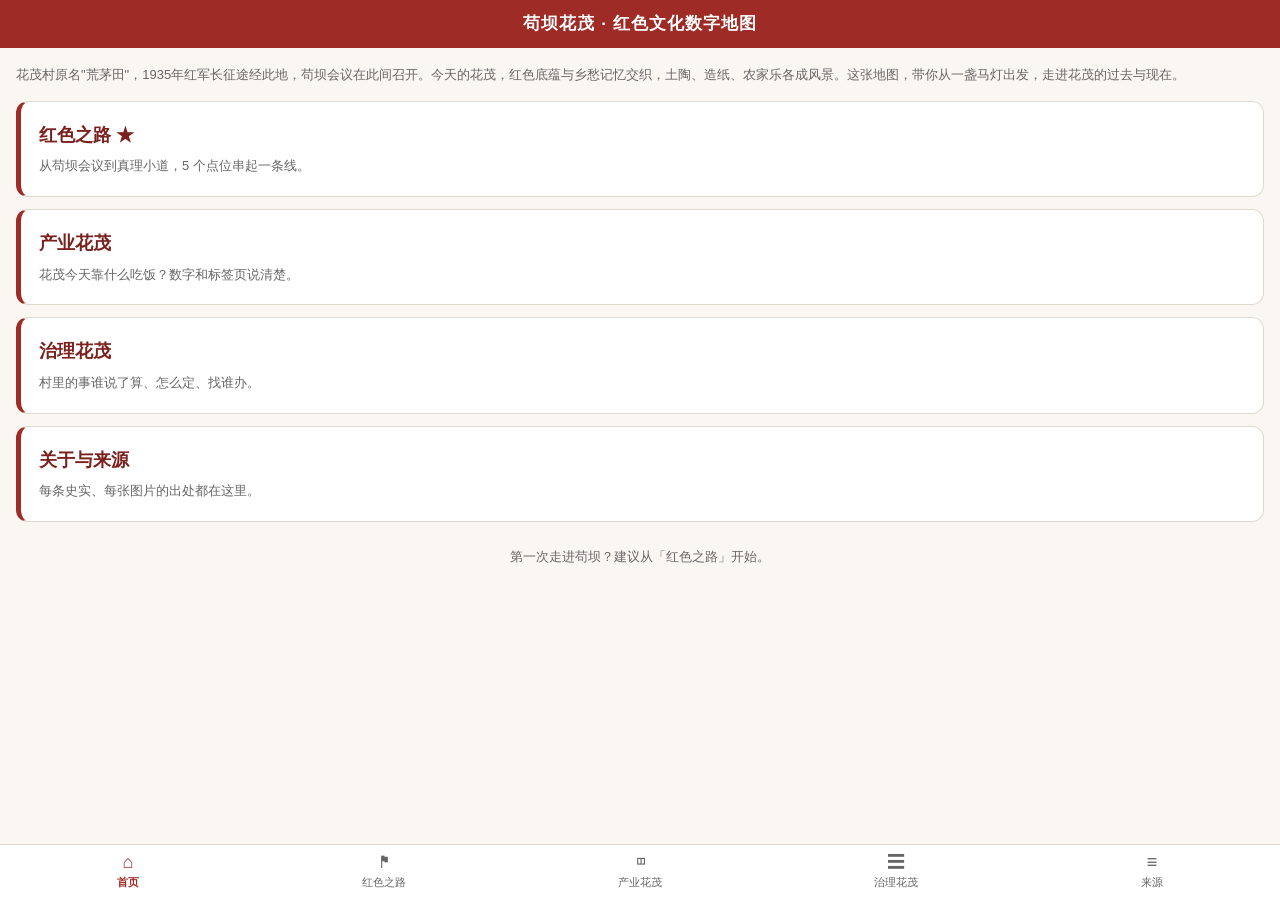
<file: index.html>
<!doctype html>
<html lang="zh-CN">
<head>
<meta charset="utf-8">
<meta name="viewport" content="width=device-width,initial-scale=1,maximum-scale=1,user-scalable=no">
<title>苟坝花茂 · 红色文化数字地图</title>
<link rel="stylesheet" href="css/style.css">
</head>
<body>
<div class="topbar">苟坝花茂 · 红色文化数字地图</div>

<div class="page">
  <p class="muted" style="margin-bottom:14px;">
    花茂村原名"荒茅田"，1935年红军长征途经此地，苟坝会议在此间召开。今天的花茂，红色底蕴与乡愁记忆交织，土陶、造纸、农家乐各成风景。这张地图，带你从一盏马灯出发，走进花茂的过去与现在。
  </p>

  <a class="entry" href="line-red.html">
    <h2>红色之路 ★</h2>
    <p>从苟坝会议到真理小道，5 个点位串起一条线。</p>
  </a>
  <a class="entry" href="industry.html">
    <h2>产业花茂</h2>
    <p>花茂今天靠什么吃饭？数字和标签页说清楚。</p>
  </a>
  <a class="entry" href="governance.html">
    <h2>治理花茂</h2>
    <p>村里的事谁说了算、怎么定、找谁办。</p>
  </a>
  <a class="entry" href="sources.html">
    <h2>关于与来源</h2>
    <p>每条史实、每张图片的出处都在这里。</p>
  </a>

  <p class="muted" style="margin-top:24px;text-align:center;">
    第一次走进苟坝？建议从「红色之路」开始。
  </p>
</div>

<nav class="tabbar">
  <a class="on" href="index.html"><span class="ico">⌂</span>首页</a>
  <a href="line-red.html"><span class="ico">⚑</span>红色之路</a>
  <a href="industry.html"><span class="ico">◫</span>产业花茂</a>
  <a href="governance.html"><span class="ico">☰</span>治理花茂</a>
  <a href="sources.html"><span class="ico">≡</span>来源</a>
</nav>
</body>
</html>
</file>
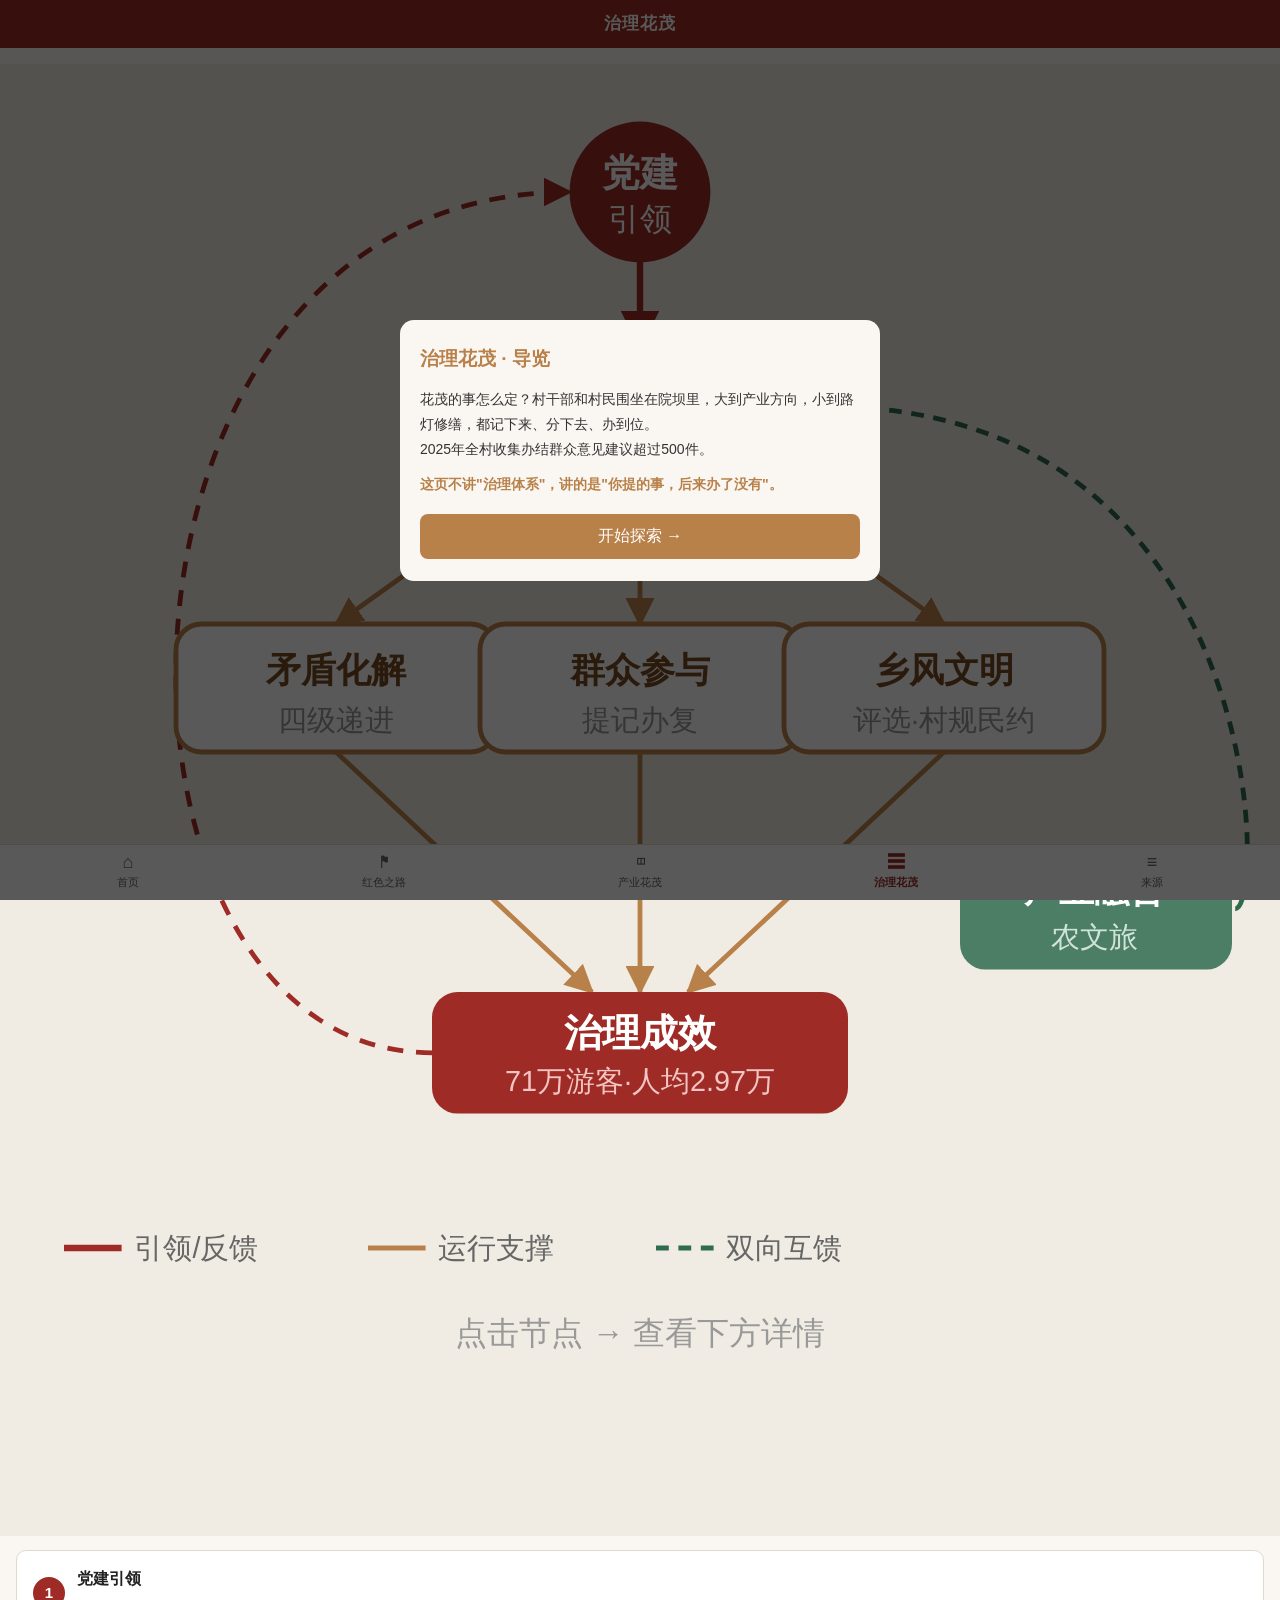
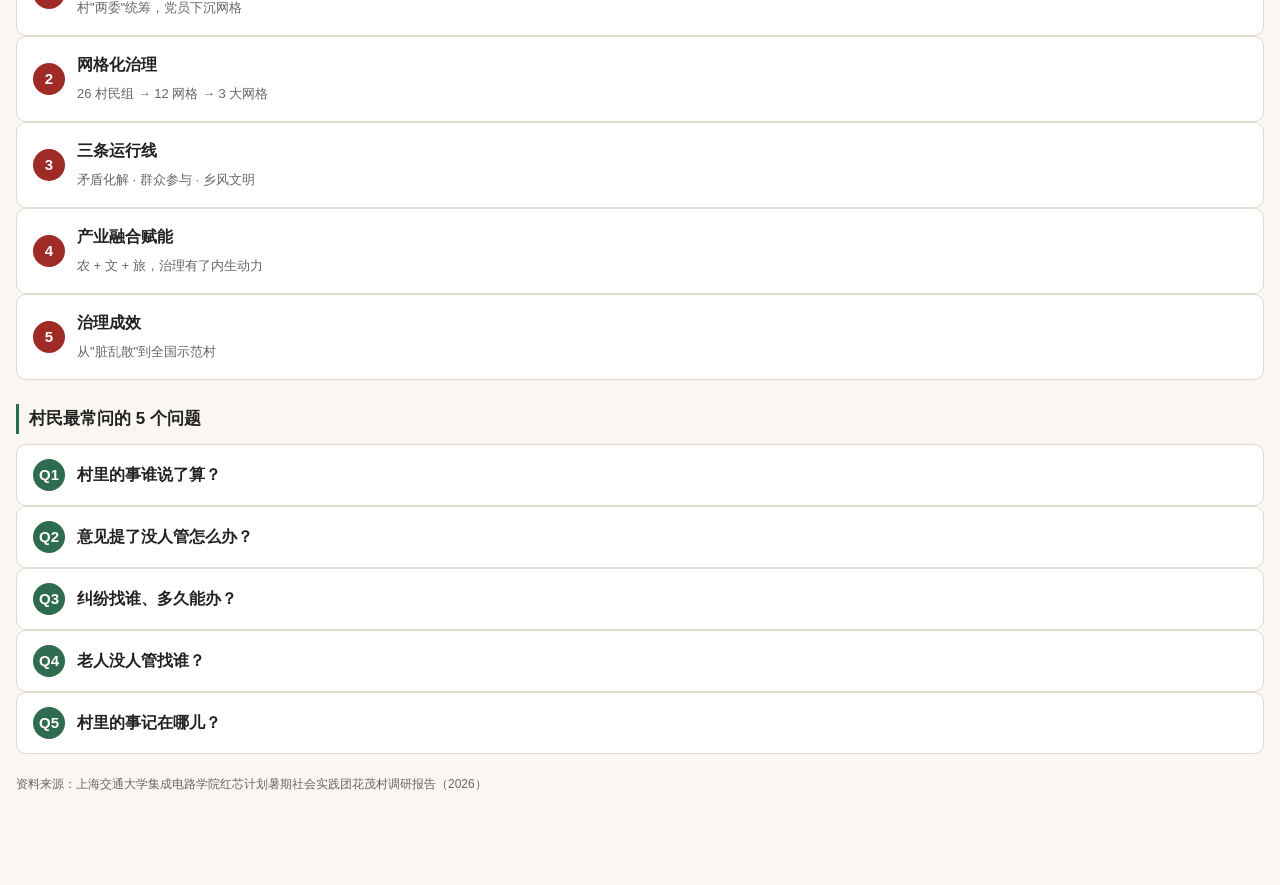
<file: governance.html>
<!doctype html>
<html lang="zh-CN">
<head>
<meta charset="utf-8">
<meta name="viewport" content="width=device-width,initial-scale=1,maximum-scale=1,user-scalable=no">
<title>治理花茂</title>
<link rel="stylesheet" href="css/style.css">
<style>
  .flow{padding:16px 16px 90px;}
  .flow-intro{font-size:14px;color:var(--muted);margin-bottom:16px;}
  .flow-node{
    position:relative;background:#fff;border:1px solid var(--line);
    border-radius:10px;margin-bottom:0;overflow:hidden;
  }
  .flow-node > summary{
    list-style:none;padding:14px 16px;cursor:pointer;
    display:flex;align-items:center;gap:12px;
  }
  .flow-node > summary::-webkit-details-marker{display:none;}
  .flow-node .num{
    flex:0 0 32px;height:32px;border-radius:50%;
    background:var(--red);color:#fff;
    display:flex;align-items:center;justify-content:center;
    font-size:15px;font-weight:bold;
  }
  .flow-node .ttl{flex:1;}
  .flow-node .ttl b{font-size:16px;color:var(--ink);display:block;}
  .flow-node .ttl span{font-size:13px;color:var(--muted);}
  .flow-node .arrow{
    position:absolute;left:31px;bottom:-14px;z-index:1;
    width:0;height:0;
    border-left:6px solid transparent;border-right:6px solid transparent;
    border-top:8px solid var(--tan);
  }
  .flow-node[open] .arrow{border-top-color:var(--red);}
  .flow-body{padding:0 16px 14px;border-top:1px dashed var(--line);}
  .flow-body h4{font-size:14px;color:var(--red-dark);margin:12px 0 4px;}
  .flow-body p{font-size:15px;color:var(--ink);}
  .flow-body ul{padding-left:20px;margin:6px 0;}
  .flow-body li{font-size:15px;margin-bottom:4px;}
  .flow-body .tag{
    display:inline-block;background:var(--bg-soft);color:var(--green);
    font-size:12px;padding:2px 8px;border-radius:10px;margin:2px 4px 2px 0;
  }
  .flow-sub{
    margin:10px 0;padding:10px 12px;background:var(--bg-soft);
    border-radius:8px;
  }
  .flow-sub b{color:var(--green);}
  .kpi-row{display:flex;gap:8px;margin-top:8px;flex-wrap:wrap;}
  .kpi-row .k{flex:1;min-width:80px;text-align:center;background:#fff;border:1px solid var(--line);border-radius:8px;padding:8px;}
  .kpi-row .n{font-size:18px;font-weight:bold;color:var(--red);}
  .kpi-row .l{font-size:11px;color:var(--muted);}
</style>
</head>
<body>

<!-- 导语弹窗（从点位返回不弹，其他来源都弹） -->
<div id="intro-mask" style="position:fixed;inset:0;background:rgba(0,0,0,.65);z-index:9999;display:flex;align-items:center;justify-content:center;padding:20px;">
  <div style="background:var(--bg);border-radius:14px;max-width:480px;width:100%;padding:22px 20px;max-height:85vh;overflow-y:auto;">
    <h2 style="color:var(--tan);font-size:19px;margin:0 0 12px;">治理花茂 · 导览</h2>
    <p style="font-size:14px;line-height:1.8;color:#333;">花茂的事怎么定？村干部和村民围坐在院坝里，大到产业方向，小到路灯修缮，都记下来、分下去、办到位。</p>
    <p style="font-size:14px;line-height:1.8;color:#333;">2025年全村收集办结群众意见建议超过500件。</p>
    <p style="font-size:14px;line-height:1.8;color:var(--tan);font-weight:600;margin-top:10px;">这页不讲"治理体系"，讲的是"你提的事，后来办了没有"。</p>
    <button onclick="document.getElementById('intro-mask').remove();" style="width:100%;margin-top:16px;padding:12px;background:var(--tan);color:#fff;border:none;border-radius:8px;font-size:16px;">开始探索 →</button>
  </div>
</div>
<script>
var fromPoint = document.referrer.indexOf('point-') >= 0;
if (fromPoint) { document.getElementById('intro-mask').remove(); }
</script>

<div class="topbar">治理花茂</div>

<div class="flow">

  <!-- 治理模式关系图（紧凑版，节点可点跳转） -->
  <div style="margin:0 -16px 14px;">
    <svg viewBox="0 0 400 460" width="100%" style="display:block;background:var(--bg-soft);">
      <defs>
        <marker id="arr" viewBox="0 0 10 10" refX="9" refY="5" markerWidth="6" markerHeight="6" orient="auto">
          <path d="M0,0 L10,5 L0,10 z" fill="#B9814A"/>
        </marker>
        <marker id="arrR" viewBox="0 0 10 10" refX="9" refY="5" markerWidth="6" markerHeight="6" orient="auto">
          <path d="M0,0 L10,5 L0,10 z" fill="#9E2B25"/>
        </marker>
        <marker id="arrG" viewBox="0 0 10 10" refX="9" refY="5" markerWidth="6" markerHeight="6" orient="auto">
          <path d="M0,0 L10,5 L0,10 z" fill="#2E6B4F"/>
        </marker>
        <marker id="arrGs" viewBox="0 0 10 10" refX="1" refY="5" markerWidth="6" markerHeight="6" orient="auto-start-reverse">
          <path d="M10,0 L0,5 L10,10 z" fill="#2E6B4F"/>
        </marker>
      </defs>

      <line x1="200" y1="58" x2="200" y2="88" stroke="#9E2B25" stroke-width="2" marker-end="url(#arrR)"/>
      <line x1="175" y1="125" x2="105" y2="175" stroke="#B9814A" stroke-width="1.5" marker-end="url(#arr)"/>
      <line x1="200" y1="125" x2="200" y2="175" stroke="#B9814A" stroke-width="1.5" marker-end="url(#arr)"/>
      <line x1="225" y1="125" x2="295" y2="175" stroke="#B9814A" stroke-width="1.5" marker-end="url(#arr)"/>
      <line x1="105" y1="215" x2="185" y2="290" stroke="#B9814A" stroke-width="1.5" marker-end="url(#arr)"/>
      <line x1="200" y1="215" x2="200" y2="290" stroke="#B9814A" stroke-width="1.5" marker-end="url(#arr)"/>
      <line x1="295" y1="215" x2="215" y2="290" stroke="#B9814A" stroke-width="1.5" marker-end="url(#arr)"/>
      <path d="M 135 309 C 22 309, 22 40, 178 40" stroke="#9E2B25" stroke-width="1.5" fill="none" stroke-dasharray="5,4" marker-end="url(#arrR)"/>
      <path d="M 386 264 C 396 264, 396 107, 258 107" stroke="#2E6B4F" stroke-width="1.5" stroke-dasharray="4,3" fill="none" marker-end="url(#arrG)"/>

      <!-- 节点1 党建引领（可点） -->
      <g onclick="goStep('step1')" style="cursor:pointer;">
        <circle cx="200" cy="40" r="22" fill="#9E2B25"/>
        <text x="200" y="38" fill="#fff" font-size="12" text-anchor="middle" font-weight="bold">党建</text>
        <text x="200" y="52" fill="#fff" font-size="10" text-anchor="middle">引领</text>
      </g>

      <!-- 节点2 网格化（可点） -->
      <g onclick="goStep('step2')" style="cursor:pointer;">
        <rect x="145" y="88" width="110" height="38" rx="8" fill="#2E6B4F"/>
        <text x="200" y="105" fill="#fff" font-size="13" text-anchor="middle" font-weight="bold">网格化治理</text>
        <text x="200" y="120" fill="#cfe3d8" font-size="9" text-anchor="middle">3大网格·联户长</text>
      </g>

      <!-- 节点3 三条线（可点） -->
      <g onclick="goStep('step3')" style="cursor:pointer;">
        <rect x="55"  y="175" width="100" height="40" rx="8" fill="#fff" stroke="#B9814A" stroke-width="1.5"/>
        <text x="105" y="193" fill="#7a4a22" font-size="11" text-anchor="middle" font-weight="bold">矛盾化解</text>
        <text x="105" y="208" fill="#999" font-size="9" text-anchor="middle">四级递进</text>
      </g>
      <g onclick="goStep('step3')" style="cursor:pointer;">
        <rect x="150" y="175" width="100" height="40" rx="8" fill="#fff" stroke="#B9814A" stroke-width="1.5"/>
        <text x="200" y="193" fill="#7a4a22" font-size="11" text-anchor="middle" font-weight="bold">群众参与</text>
        <text x="200" y="208" fill="#999" font-size="9" text-anchor="middle">提记办复</text>
      </g>
      <g onclick="goStep('step3')" style="cursor:pointer;">
        <rect x="245" y="175" width="100" height="40" rx="8" fill="#fff" stroke="#B9814A" stroke-width="1.5"/>
        <text x="295" y="193" fill="#7a4a22" font-size="11" text-anchor="middle" font-weight="bold">乡风文明</text>
        <text x="295" y="208" fill="#999" font-size="9" text-anchor="middle">评选·村规民约</text>
      </g>

      <!-- 节点4 产业融合（可点） -->
      <g onclick="goStep('step4')" style="cursor:pointer;">
        <rect x="300" y="245" width="85" height="38" rx="8" fill="#2E6B4F" opacity="0.85"/>
        <text x="342" y="262" fill="#fff" font-size="11" text-anchor="middle" font-weight="bold">产业融合</text>
        <text x="342" y="276" fill="#cfe3d8" font-size="9" text-anchor="middle">农文旅</text>
      </g>

      <!-- 节点5 成效（可点） -->
      <g onclick="goStep('step5')" style="cursor:pointer;">
        <rect x="135" y="290" width="130" height="38" rx="8" fill="#9E2B25"/>
        <text x="200" y="307" fill="#fff" font-size="12" text-anchor="middle" font-weight="bold">治理成效</text>
        <text x="200" y="321" fill="#f3c4c2" font-size="9" text-anchor="middle">71万游客·人均2.97万</text>
      </g>

      <!-- 图例 -->
      <g font-size="9" fill="#666">
        <line x1="20" y1="370" x2="38" y2="370" stroke="#9E2B25" stroke-width="2"/>
        <text x="42" y="373">引领/反馈</text>
        <line x1="115" y1="370" x2="133" y2="370" stroke="#B9814A" stroke-width="1.5"/>
        <text x="137" y="373">运行支撑</text>
        <line x1="205" y1="370" x2="223" y2="370" stroke="#2E6B4F" stroke-width="1.5" stroke-dasharray="4,3"/>
        <text x="227" y="373">双向互馈</text>
      </g>
      <text x="200" y="400" fill="#999" font-size="10" text-anchor="middle">点击节点 → 查看下方详情</text>
    </svg>
  </div>
  <script>
    function goStep(id){
      var el = document.getElementById(id);
      if(el){ el.open = true; el.scrollIntoView({behavior:'smooth', block:'start'}); }
    }
  </script>

  <!-- 节点1：党建引领 -->
  <details class="flow-node" id="step1">
    <summary>
      <div class="num">1</div>
      <div class="ttl"><b>党建引领</b><span>村"两委"统筹，党员下沉网格</span></div>
    </summary>
    <div class="flow-body">
      <p>基层党组织是连接政策与群众的纽带。花茂村以党建为统领，党员干部常态化走访、开群众会、参与矛盾调解，把组织优势转化为治理效能。</p>
      <h4>"五为民"工作法</h4>
      <ul>
        <li>帮群众想</li>
        <li>教群众会</li>
        <li>带群众做</li>
        <li>促群众富</li>
        <li>让群众笑</li>
      </ul>
      <div class="flow-sub">
        <b>典型：</b>村委会主任彭龙芬，二十年记满 <b>70 本</b>工作笔记，"铁脚板 + 烂笔头"跑遍全村。
      </div>
    </div>
    <div class="arrow"></div>
  </details>

  <!-- 节点2：网格化 -->
  <details class="flow-node" id="step2">
    <summary>
      <div class="num">2</div>
      <div class="ttl"><b>网格化治理</b><span>26 村民组 → 12 网格 → 3 大网格</span></div>
    </summary>
    <div class="flow-body">
      <p>把治理力量下沉到农户，群众有事知道找谁，干部掌握村情更准。</p>
      <div class="kpi-row">
        <div class="k"><div class="n">26→12→3</div><div class="l">网格演进</div></div>
        <div class="k"><div class="n">3 级</div><div class="l">网格长/网格员/联户长</div></div>
      </div>
      <h4>治理链条</h4>
      <p>村 → 大网格 → 小网格 → 联户长 → 群众</p>
      <div class="flow-sub">
        <b>作用：</b>信息快速上传下达；政策宣传、农业保险等工作一竿子插到底；网格间资源独立，避免村民组之间抢资源、闹矛盾。
      </div>
    </div>
    <div class="arrow"></div>
  </details>

  <!-- 节点3：三条运行线 -->
  <details class="flow-node" id="step3">
    <summary>
      <div class="num">3</div>
      <div class="ttl"><b>三条运行线</b><span>矛盾化解 · 群众参与 · 乡风文明</span></div>
    </summary>
    <div class="flow-body">
      <h4>① 矛盾纠纷四级递进</h4>
      <p>小事不出组，大事不出村：</p>
      <span class="tag">联户长先调</span>→<span class="tag">网格员/组长</span>→<span class="tag">网格长+村干部</span>→<span class="tag">法庭/派出所/司法所</span>

      <h4>② 群众参与闭环</h4>
      <p>"群众提、干部记、分头办、结果复"——早期群众会一次提了 86 件问题，做到件件有落实、事事有回应。</p>

      <h4>③ 乡风文明</h4>
      <ul>
        <li>每年评选"孝老敬老""好公婆""好儿媳""团结乡邻"</li>
        <li>移风易俗：婚嫁彩礼治理，喜事简办，丧事不超三天</li>
        <li>村规民约由老教师、老干部、老党员参与编写，随时代更新</li>
      </ul>
    </div>
    <div class="arrow"></div>
  </details>

  <!-- 节点4：产业融合 -->
  <details class="flow-node" id="step4">
    <summary>
      <div class="num">4</div>
      <div class="ttl"><b>产业融合赋能</b><span>农 + 文 + 旅，治理有了内生动力</span></div>
    </summary>
    <div class="flow-body">
      <h4>农业：小土变大土</h4>
      <p>高标准农田整合零散土地，引入山东寿光九丰农业，村民拿租金 + 务工工资，"一地多收益"。</p>
      <h4>文旅：三色融合</h4>
      <ul>
        <li><b>绿色农业：</b>"我在花茂有块田"认养，游客可犁地、播种、采摘</li>
        <li><b>非遗文化：</b>土陶烧制、古法造纸，纸浆压花画做成文创</li>
        <li><b>红色资源：</b>邻近苟坝会议会址，"红色之家"农家乐讲红军故事</li>
      </ul>
    </div>
    <div class="arrow"></div>
  </details>

  <!-- 节点5：成效 -->
  <details class="flow-node" id="step5">
    <summary>
      <div class="num">5</div>
      <div class="ttl"><b>治理成效</b><span>从"脏乱散"到全国示范村</span></div>
    </summary>
    <div class="flow-body">
      <div class="kpi-row">
        <div class="k"><div class="n">118 万</div><div class="l">2023 年游客人次</div></div>
        <div class="k"><div class="n">3000 万</div><div class="l">旅游收入（元）</div></div>
      </div>
      <div class="kpi-row">
        <div class="k"><div class="n">2.7 万</div><div class="l">人均可支配收入（元）</div></div>
        <div class="k"><div class="n">26万→1402万</div><div class="l">村集体经济（元）</div></div>
      </div>
      <h4>荣誉</h4>
      <p>中国红色旅游最美红村 · 全国乡村旅游重点村 · 全国民主法治示范村</p>
    </div>
  </details>

  <h3 style="margin:24px 0 10px;font-size:17px;color:var(--ink);border-left:3px solid var(--green);padding-left:10px;">村民最常问的 5 个问题</h3>

  <details class="flow-node">
    <summary>
      <div class="num" style="background:var(--green);">Q1</div>
      <div class="ttl"><b>村里的事谁说了算？</b></div>
    </summary>
    <div class="flow-body">
      <p>院坝会上大家说。村干部和村民围坐一圈，大到产业升级方向，小到路灯修缮，全部倾听收集、逐条梳理，纳入"意见建议清单"。2025年一次院坝会上，村里年轻人提出"花茂有水却不亲水"，村两委一边调研一边发动村民外出取经，最终打造了"浑水摸鱼"等亲水项目。全年收集办结群众意见建议超过500件。</p>
    </div>
  </details>

  <details class="flow-node">
    <summary>
      <div class="num" style="background:var(--green);">Q2</div>
      <div class="ttl"><b>意见提了没人管怎么办？</b></div>
    </summary>
    <div class="flow-body">
      <p>有清单跟着。村里把收集到的意见即时转化为"责任清单"和"行动清单"，每件事有人认领、有时限、有回音。村主任彭龙芬从2007年开始记笔记，19年累计70本、约100万字，记录了13800多件民生事，每件事后画勾或圈，标注"已办""解决""再看"。</p>
    </div>
  </details>

  <details class="flow-node">
    <summary>
      <div class="num" style="background:var(--green);">Q3</div>
      <div class="ttl"><b>纠纷找谁、多久能办？</b></div>
    </summary>
    <div class="flow-body">
      <p>找综治中心，按"五步"工作法走。第一步强里子，把党建、消防、安全、交通等网格整合成一张"综合网格"，事务一网统管；第二步摸底子，下沉干部、党员、网格员、联户长一起，对夫妻矛盾、邻里纠纷、土地争议进行拉网式排查；第三步过筛子，按红黄蓝三色分类——蓝色村级自行化解，黄色需镇级多部门参与，红色存在极大隐患；第四步开方子，针对具体问题邀请多方"会诊"，靶向化解；第五步拉单子，逐件回访、闭环处置。</p>
      <p>配套三级调解：网格乡贤先疏导，村级按颜色分类处理，镇级每周召集派出所、司法所、法庭集中研判。连续10年无群众上访、未发生刑事案件。</p>
    </div>
  </details>

  <details class="flow-node">
    <summary>
      <div class="num" style="background:var(--green);">Q4</div>
      <div class="ttl"><b>老人没人管找谁？</b></div>
    </summary>
    <div class="flow-body">
      <p>找村里的调解力量。2024年10月，年近八旬的杨某因病瘫痪在床，三个儿子因矛盾无人照料。网格走访发现后，村"法律明白人"和调解员介入，派出所民警批评教育，法律顾问结合《民法典》释法，镇村级调解员耐心疏导。不到一周，三兄弟签订赡养协议、轮流照料。</p>
      <p>背后机制是播州区推行的"综治中心+三所联动"（司法所、派出所、律师事务所）协同模式，近三年花茂村累计化解矛盾纠纷126件、解答法律咨询300件。</p>
    </div>
  </details>

  <details class="flow-node">
    <summary>
      <div class="num" style="background:var(--green);">Q5</div>
      <div class="ttl"><b>村里的事记在哪儿？</b></div>
    </summary>
    <div class="flow-body">
      <p>记在彭龙芬的笔记里。她从2007年选入村委会开始记笔记，19年累计70本，约100万字，记录了13800多件民生事。翻开笔记本，里面是这样的记录："曹安全，聋哑人，找工作，'急'；任治学，入户路未通，做工作；叶发荣，孩子无电视上网课……"每一件事后都画着勾或圈，标注着"已办""解决""再看"。</p>
      <p>村委会副主任王野说，遇到历史遗留问题，年轻村干部还会去翻她的笔记查。这70本笔记不仅是工作台账，已经成了村里的"村史"和解决历史问题的"参考资料"。</p>
    </div>
  </details>

  <p class="muted" style="margin-top:20px;font-size:12px;">
    资料来源：上海交通大学集成电路学院红芯计划暑期社会实践团花茂村调研报告（2026）
  </p>
</div>

<nav class="tabbar">
  <a href="index.html"><span class="ico">⌂</span>首页</a>
  <a href="line-red.html"><span class="ico">⚑</span>红色之路</a>
  <a href="industry.html"><span class="ico">◫</span>产业花茂</a>
  <a class="on" href="governance.html"><span class="ico">☰</span>治理花茂</a>
  <a href="sources.html"><span class="ico">≡</span>来源</a>
</nav>
</body>
</html>
</file>
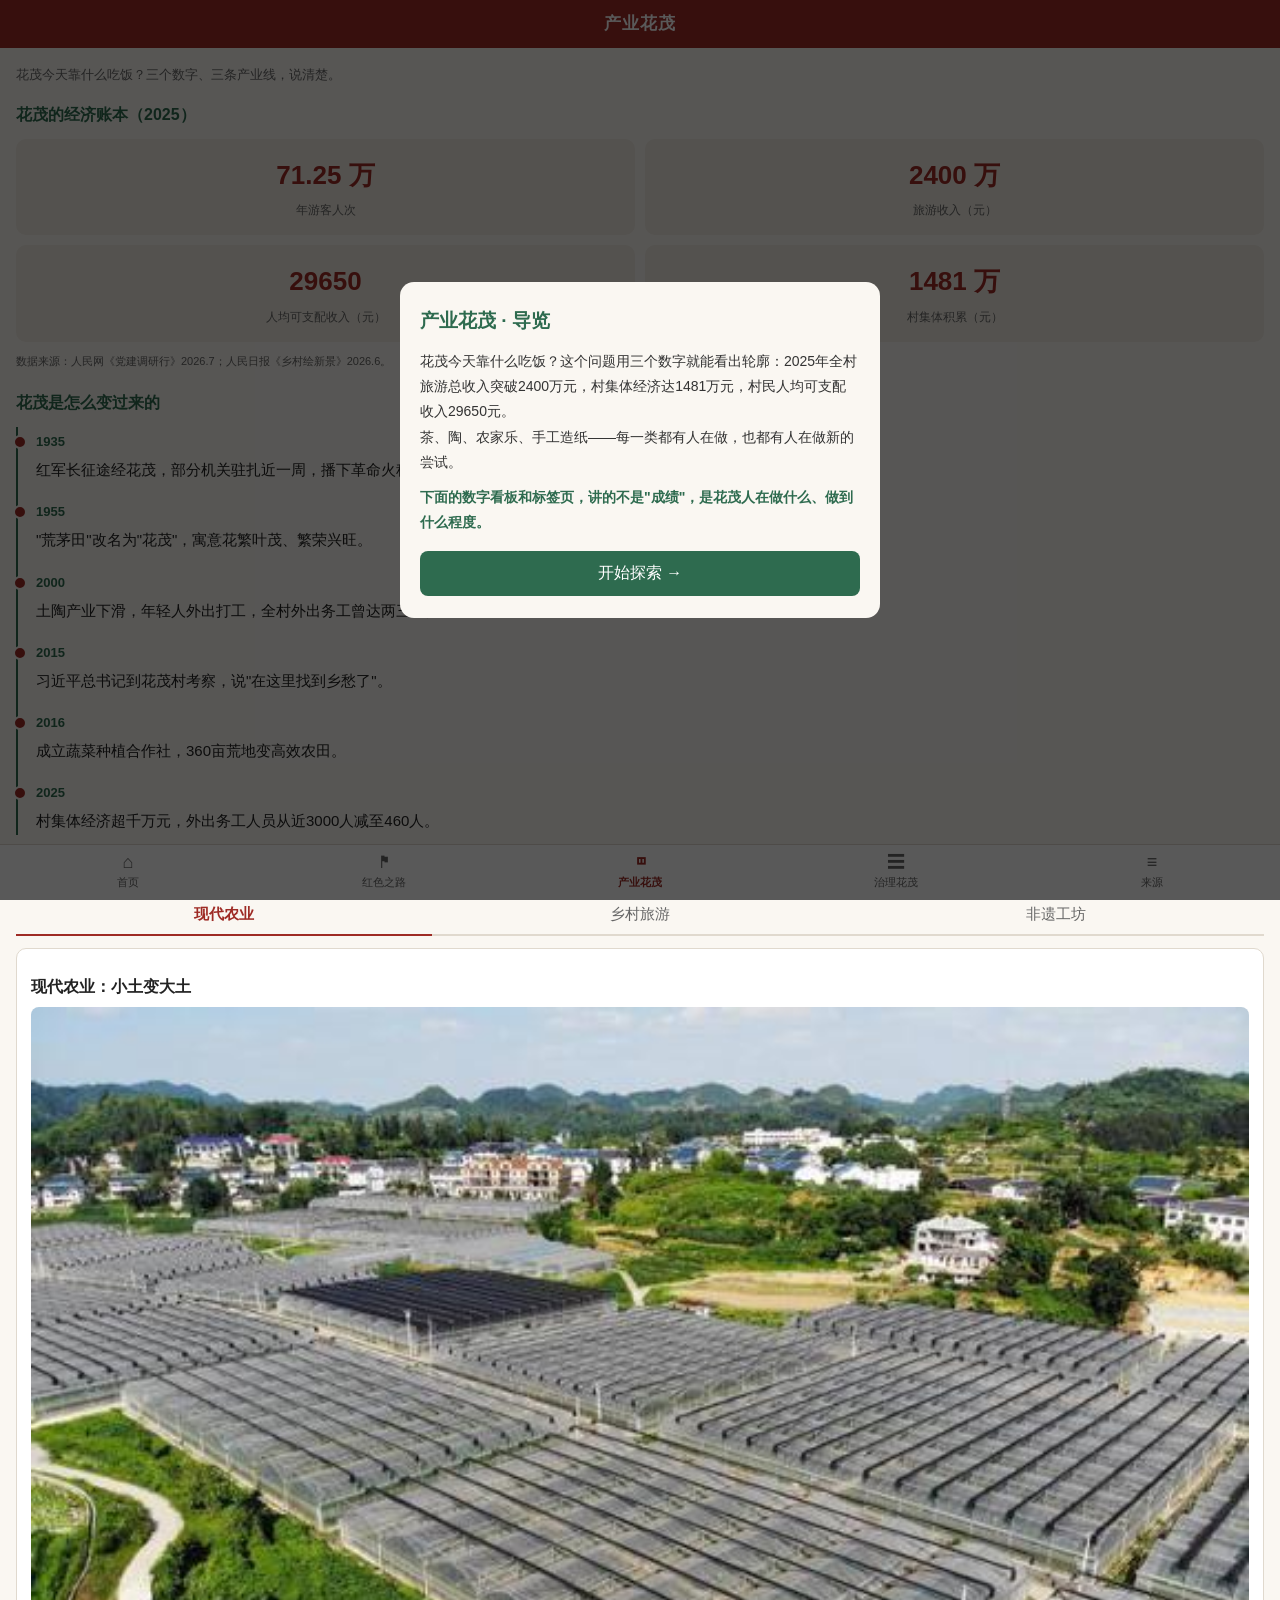
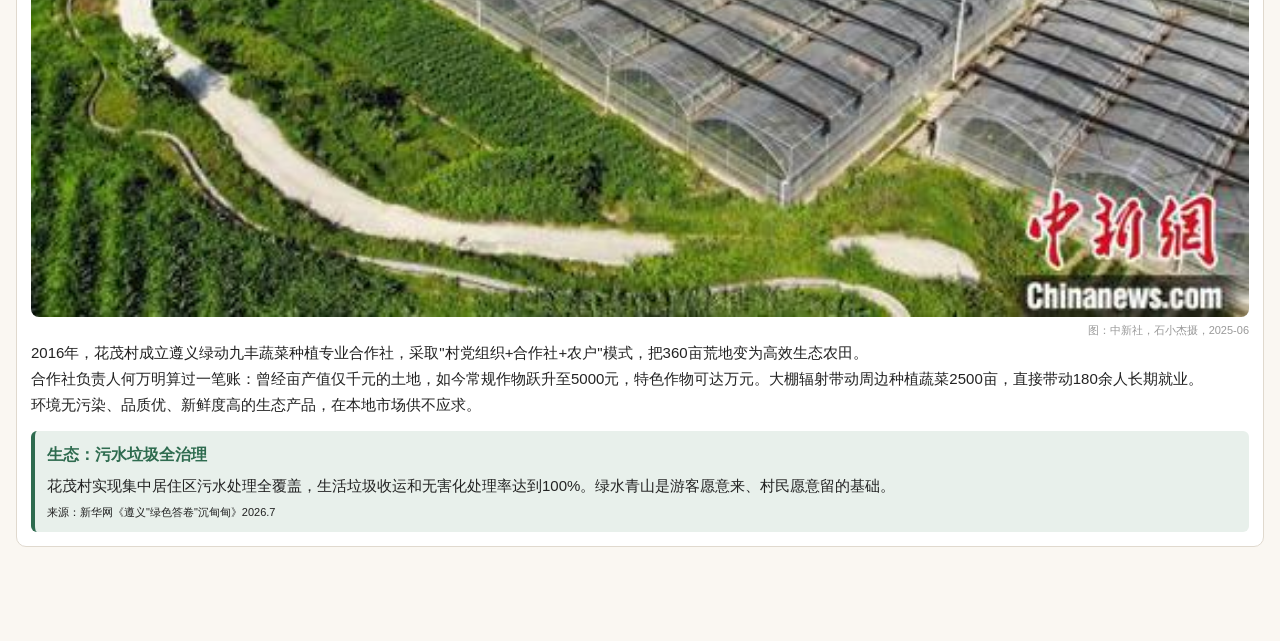
<file: industry.html>
<!doctype html>
<html lang="zh-CN">
<head>
<meta charset="utf-8">
<meta name="viewport" content="width=device-width,initial-scale=1,maximum-scale=1,user-scalable=no">
<title>产业花茂</title>
<link rel="stylesheet" href="css/style.css">
</head>
<body>

<!-- 导语弹窗（从点位返回不弹，其他来源都弹） -->
<div id="intro-mask" style="position:fixed;inset:0;background:rgba(0,0,0,.65);z-index:9999;display:flex;align-items:center;justify-content:center;padding:20px;">
  <div style="background:var(--bg);border-radius:14px;max-width:480px;width:100%;padding:22px 20px;max-height:85vh;overflow-y:auto;">
    <h2 style="color:var(--green);font-size:19px;margin:0 0 12px;">产业花茂 · 导览</h2>
    <p style="font-size:14px;line-height:1.8;color:#333;">花茂今天靠什么吃饭？这个问题用三个数字就能看出轮廓：2025年全村旅游总收入突破2400万元，村集体经济达1481万元，村民人均可支配收入29650元。</p>
    <p style="font-size:14px;line-height:1.8;color:#333;">茶、陶、农家乐、手工造纸——每一类都有人在做，也都有人在做新的尝试。</p>
    <p style="font-size:14px;line-height:1.8;color:var(--green);font-weight:600;margin-top:10px;">下面的数字看板和标签页，讲的不是"成绩"，是花茂人在做什么、做到什么程度。</p>
    <button onclick="document.getElementById('intro-mask').remove();" style="width:100%;margin-top:16px;padding:12px;background:var(--green);color:#fff;border:none;border-radius:8px;font-size:16px;">开始探索 →</button>
  </div>
</div>
<script>
var fromPoint = document.referrer.indexOf('point-') >= 0;
if (fromPoint) { document.getElementById('intro-mask').remove(); }
</script>

<div class="topbar">产业花茂</div>
<div class="page">
  <p class="muted">花茂今天靠什么吃饭？三个数字、三条产业线，说清楚。</p>

  <!-- 数字看板 -->
  <h3 style="font-size:16px;color:var(--green);margin:14px 0 8px;">花茂的经济账本（2025）</h3>
  <div class="kpi-grid">
    <div class="kpi"><div class="num">71.25 万</div><div class="lbl">年游客人次</div></div>
    <div class="kpi"><div class="num">2400 万</div><div class="lbl">旅游收入（元）</div></div>
    <div class="kpi"><div class="num">29650</div><div class="lbl">人均可支配收入（元）</div></div>
    <div class="kpi"><div class="num">1481 万</div><div class="lbl">村集体积累（元）</div></div>
  </div>
  <p class="muted" style="font-size:11px;margin-bottom:14px;">
    数据来源：人民网《党建调研行》2026.7；人民日报《乡村绘新景》2026.6。
  </p>

  <!-- 发展历程：紧跟账本 -->
  <h3 style="font-size:16px;color:var(--green);margin:18px 0 10px;">花茂是怎么变过来的</h3>
  <ul class="tl-list" style="border-left-color:var(--green);">
    <li>
      <span class="when" style="color:var(--green);">1935</span>
      <span class="what">红军长征途经花茂，部分机关驻扎近一周，播下革命火种。</span>
    </li>
    <li>
      <span class="when" style="color:var(--green);">1955</span>
      <span class="what">"荒茅田"改名为"花茂"，寓意花繁叶茂、繁荣兴旺。</span>
    </li>
    <li>
      <span class="when" style="color:var(--green);">2000</span>
      <span class="what">土陶产业下滑，年轻人外出打工，全村外出务工曾达两三千人。</span>
    </li>
    <li>
      <span class="when" style="color:var(--green);">2015</span>
      <span class="what">习近平总书记到花茂村考察，说"在这里找到乡愁了"。</span>
    </li>
    <li>
      <span class="when" style="color:var(--green);">2016</span>
      <span class="what">成立蔬菜种植合作社，360亩荒地变高效农田。</span>
    </li>
    <li>
      <span class="when" style="color:var(--green);">2025</span>
      <span class="what">村集体经济超千万元，外出务工人员从近3000人减至460人。</span>
    </li>
  </ul>

  <!-- 标签页 -->
  <h3 style="font-size:16px;color:var(--green);margin:22px 0 10px;">三条产业线</h3>
  <div class="tabs">
    <button class="on" data-tab="t1">现代农业</button>
    <button data-tab="t2">乡村旅游</button>
    <button data-tab="t3">非遗工坊</button>
  </div>

  <div id="t1" class="card">
    <h3>现代农业：小土变大土</h3>
    <img class="poi-img" src="assets/industry/agri.jpg" alt="花茂村九丰蔬菜大棚航拍">
    <div class="img-src">图：中新社，石小杰摄，2025-06</div>
    <p>2016年，花茂村成立遵义绿动九丰蔬菜种植专业合作社，采取"村党组织+合作社+农户"模式，把360亩荒地变为高效生态农田。</p>
    <p>合作社负责人何万明算过一笔账：曾经亩产值仅千元的土地，如今常规作物跃升至5000元，特色作物可达万元。大棚辐射带动周边种植蔬菜2500亩，直接带动180余人长期就业。</p>
    <p>环境无污染、品质优、新鲜度高的生态产品，在本地市场供不应求。</p>
    <div style="background:#e8f0eb;border-left:4px solid var(--green);border-radius:6px;padding:10px 12px;margin-top:12px;">
      <b style="color:var(--green);">生态：污水垃圾全治理</b>
      <p style="margin-top:4px;">花茂村实现集中居住区污水处理全覆盖，生活垃圾收运和无害化处理率达到100%。绿水青山是游客愿意来、村民愿意留的基础。</p>
      <p class="muted" style="font-size:11px;margin:4px 0 0;">来源：新华网《遵义"绿色答卷"沉甸甸》2026.7</p>
    </div>
  </div>

  <div id="t2" class="card" hidden>
    <h3>乡村旅游：坐下来住下来</h3>
    <img class="poi-img" src="assets/industry/tourism.jpg" alt="花茂村旅游实景">
    <div class="img-src">图：实践团实地拍摄</div>
    <p><b>陈义兵的农家乐：</b>2015年创业时只有3间客房和1间厨房。他以本地非遗陶艺为核心，构建"文化体验+美食沉浸"模式，让游客吃饭的同时体验拉坯上釉。如今农家乐年接待游客突破10万人次，营业额500余万元。</p>
    <p><b>"红色之家"王豪：</b>接手父亲的老院子后，修建露营基地、联合旅行社设计旅游线路，2024年纯收入达70万元左右，还解决了村里10多名村民的就业。</p>
    <p style="color:var(--red);font-weight:600;margin-top:8px;">花茂的旅游不是"来看一眼就走"，是"坐下来、住下来"。</p>
  </div>

  <div id="t3" class="card" hidden>
    <h3>非遗工坊：土陶 + 造纸</h3>
    <img class="poi-img" src="assets/industry/nonfrac.jpg" alt="花茂人家纸浆压花画">
    <div class="img-src">图：中新网，周燕玲摄，2021-05</div>
    <img class="poi-img" src="assets/industry/paper-make.jpg" alt="花茂人家古法造纸作坊内景" style="margin-top:12px;">
    <div class="img-src">图：央视网《走进乡村看小康》，2021-08</div>
    <p><b>土陶烧制：</b>花茂土陶烧制技艺已传承千年，列入省级非遗代表性项目名录。母先才是家族第四代传人，2014年之前一年挣不到3万元。随着乡村旅游兴起，他贷款扩建陶艺馆，把烧柴土窑改成电窑，推出近60种产品，年收入涨到30多万元，最火时一天接待400多人。</p>
    <p><b>古法造纸：</b>"花茂人家"创始人张胜迪把外婆传下来的古法造纸与压花结合，做成纸浆压花画，游客称其为"能带得走的乡愁"。</p>
    <p class="muted" style="font-size:11px;margin-top:10px;">
      来源：<a href="https://www.zunyiol.cn/index.php?m=content&c=index&a=show&catid=10&id=90137" target="_blank">遵义在线·土陶烧制</a>；
      <a href="https://news.cctv.com/2021/08/28/ARTITgGYuBLyIr6eji3f8c7A210828.shtml" target="_blank">央视网·古法造纸</a>；
      <a href="https://www.chinanews.com.cn/cul/2021/05-17/9479115.shtml" target="_blank">中新网·花茂造纸</a>
    </p>
  </div>

</div>

<script>
document.querySelectorAll('.tabs button').forEach(function (b) {
  b.addEventListener('click', function () {
    document.querySelectorAll('.tabs button').forEach(function (x) { x.classList.remove('on'); });
    b.classList.add('on');
    ['t1','t2','t3'].forEach(function (id) {
      document.getElementById(id).hidden = (id !== b.dataset.tab);
    });
  });
});
</script>

<nav class="tabbar">
  <a href="index.html"><span class="ico">⌂</span>首页</a>
  <a href="line-red.html"><span class="ico">⚑</span>红色之路</a>
  <a class="on" href="industry.html"><span class="ico">◫</span>产业花茂</a>
  <a href="governance.html"><span class="ico">☰</span>治理花茂</a>
  <a href="sources.html"><span class="ico">≡</span>来源</a>
</nav>
</body>
</html>
</file>
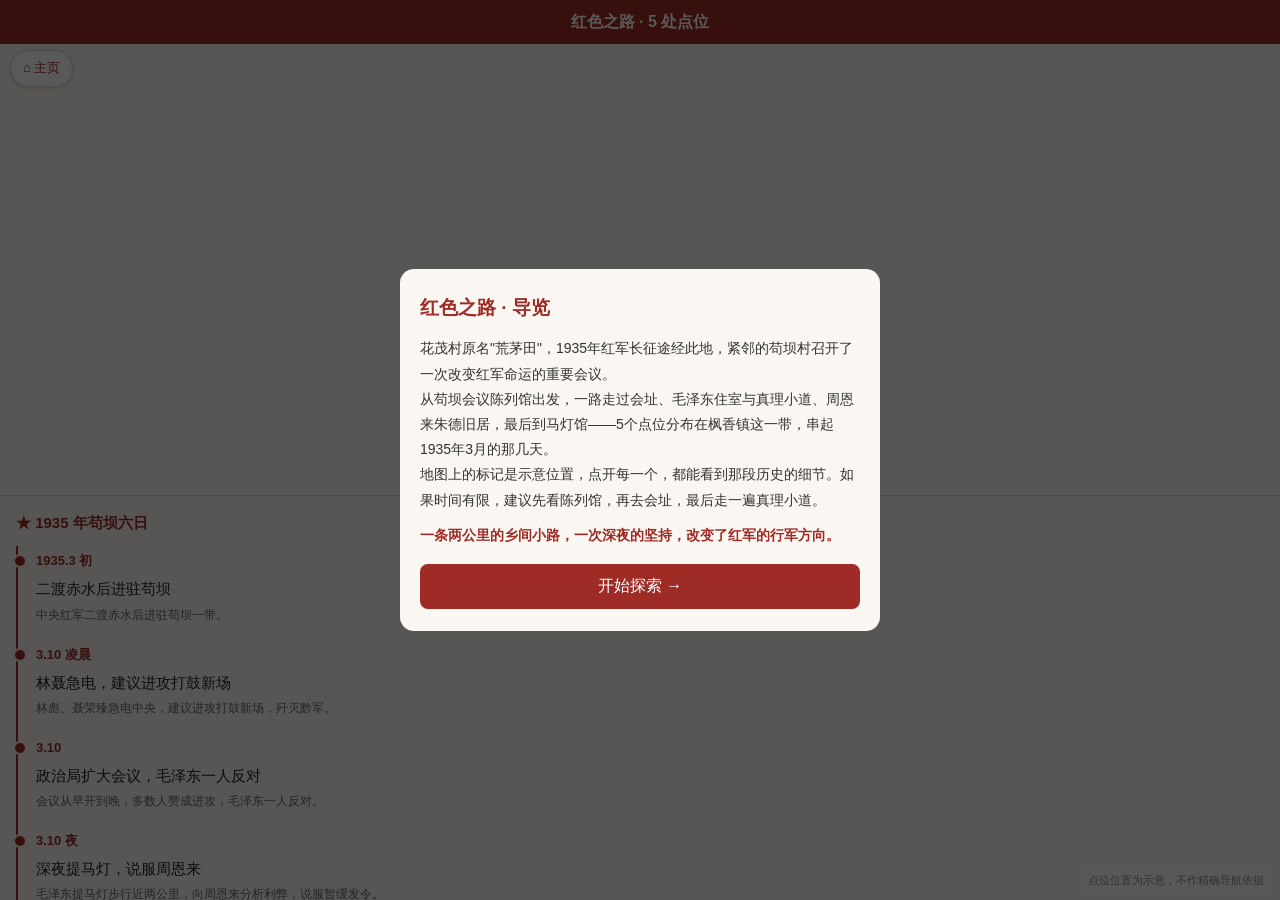
<file: line-red.html>
<!doctype html>
<html lang="zh-CN">
<head>
<meta charset="utf-8">
<meta name="viewport" content="width=device-width,initial-scale=1,maximum-scale=1,user-scalable=no">
<title>红色之路 · 苟坝花茂</title>
<link rel="stylesheet" href="css/style.css">
<style>
  html,body{height:100%;overflow:hidden;}
  body{display:flex;flex-direction:column;background:var(--bg);}
  #map{flex:0 0 55%;width:100%;position:relative;}
  .timeline-panel{flex:1;overflow-y:auto;}
</style>
</head>
<body>

<!-- 导语弹窗（仅首次进入显示） -->
<div id="intro-mask" style="position:fixed;inset:0;background:rgba(0,0,0,.65);z-index:9999;display:flex;align-items:center;justify-content:center;padding:20px;">
  <div style="background:var(--bg);border-radius:14px;max-width:480px;width:100%;padding:22px 20px;max-height:85vh;overflow-y:auto;">
    <h2 style="color:var(--red);font-size:19px;margin:0 0 12px;">红色之路 · 导览</h2>
    <p style="font-size:14px;line-height:1.8;color:#333;">花茂村原名"荒茅田"，1935年红军长征途经此地，紧邻的苟坝村召开了一次改变红军命运的重要会议。</p>
    <p style="font-size:14px;line-height:1.8;color:#333;">从苟坝会议陈列馆出发，一路走过会址、毛泽东住室与真理小道、周恩来朱德旧居，最后到马灯馆——5个点位分布在枫香镇这一带，串起1935年3月的那几天。</p>
    <p style="font-size:14px;line-height:1.8;color:#333;">地图上的标记是示意位置，点开每一个，都能看到那段历史的细节。如果时间有限，建议先看陈列馆，再去会址，最后走一遍真理小道。</p>
    <p style="font-size:14px;line-height:1.8;color:var(--red);font-weight:600;margin-top:10px;">一条两公里的乡间小路，一次深夜的坚持，改变了红军的行军方向。</p>
    <button onclick="document.getElementById('intro-mask').remove();" style="width:100%;margin-top:16px;padding:12px;background:var(--red);color:#fff;border:none;border-radius:8px;font-size:16px;">开始探索 →</button>
  </div>
</div>
<script>
// 只有从点位详情页（point-0x.html）返回时不弹，其他来源都弹
var fromPoint = document.referrer.indexOf('point-') >= 0;
if (fromPoint) { document.getElementById('intro-mask').remove(); }
</script>

<div class="map-topbar">红色之路 · 5 处点位</div>
<div id="map"></div>
<a class="map-home" href="index.html">⌂ 主页</a>
<div class="map-note">点位位置为示意，不作精确导航依据</div>

<div class="timeline-panel">
  <h3>★ 1935 年苟坝六日</h3>
  <ul class="tl-list">
    <li>
      <a href="point-02.html">
        <span class="when">1935.3 初</span>
        <span class="what">二渡赤水后进驻苟坝</span>
        <span class="tl-desc">中央红军二渡赤水后进驻苟坝一带。</span>
      </a>
    </li>
    <li>
      <a href="point-02.html">
        <span class="when">3.10 凌晨</span>
        <span class="what">林聂急电，建议进攻打鼓新场</span>
        <span class="tl-desc">林彪、聂荣臻急电中央，建议进攻打鼓新场，歼灭黔军。</span>
      </a>
    </li>
    <li>
      <a href="point-02.html">
        <span class="when">3.10</span>
        <span class="what">政治局扩大会议，毛泽东一人反对</span>
        <span class="tl-desc">会议从早开到晚，多数人赞成进攻，毛泽东一人反对。</span>
      </a>
    </li>
    <li>
      <a href="point-03.html">
        <span class="when">3.10 夜</span>
        <span class="what">深夜提马灯，说服周恩来</span>
        <span class="tl-desc">毛泽东提马灯步行近两公里，向周恩来分析利弊，说服暂缓发令。</span>
      </a>
    </li>
    <li>
      <a href="point-02.html">
        <span class="when">3.11</span>
        <span class="what">次日复议，撤销进攻计划</span>
        <span class="tl-desc">毛泽东的分析得到周恩来、朱德支持，军委电报通告不进攻打鼓新场。</span>
      </a>
    </li>
    <li>
      <a href="point-02.html">
        <span class="when">3.12</span>
        <span class="what">三人军事小组成立</span>
        <span class="tl-desc">政治局决定成立周恩来、毛泽东、王稼祥三人军事小组。</span>
      </a>
    </li>
  </ul>
</div>

<script>
  window._AMapSecurityConfig = {
    securityJsCode: "6cbe02bbda506c333cced16e0f6cb3fa"
  };
</script>
<script src="https://webapi.amap.com/maps?v=2.0&key=68ded293c579f4a988670a12291f1a31"></script>
<script src="js/points.js"></script>
<script>
  var map = new AMap.Map('map', {
    zoom: 15,
    center: [106.5685, 27.6435]
  });

  points.forEach(function (p) {
    var mk = new AMap.Marker({
      position: p.lnglat,
      title: p.name,
      map: map,
      label: {
        content: '<div class="poi-label">' + p.name + '</div>',
        direction: 'bottom',
        offset: new AMap.Pixel(0, -4)
      }
    });
    mk.on('click', function () {
      location.href = p.file;
    });
  });
</script>
</body>
</html>
</file>
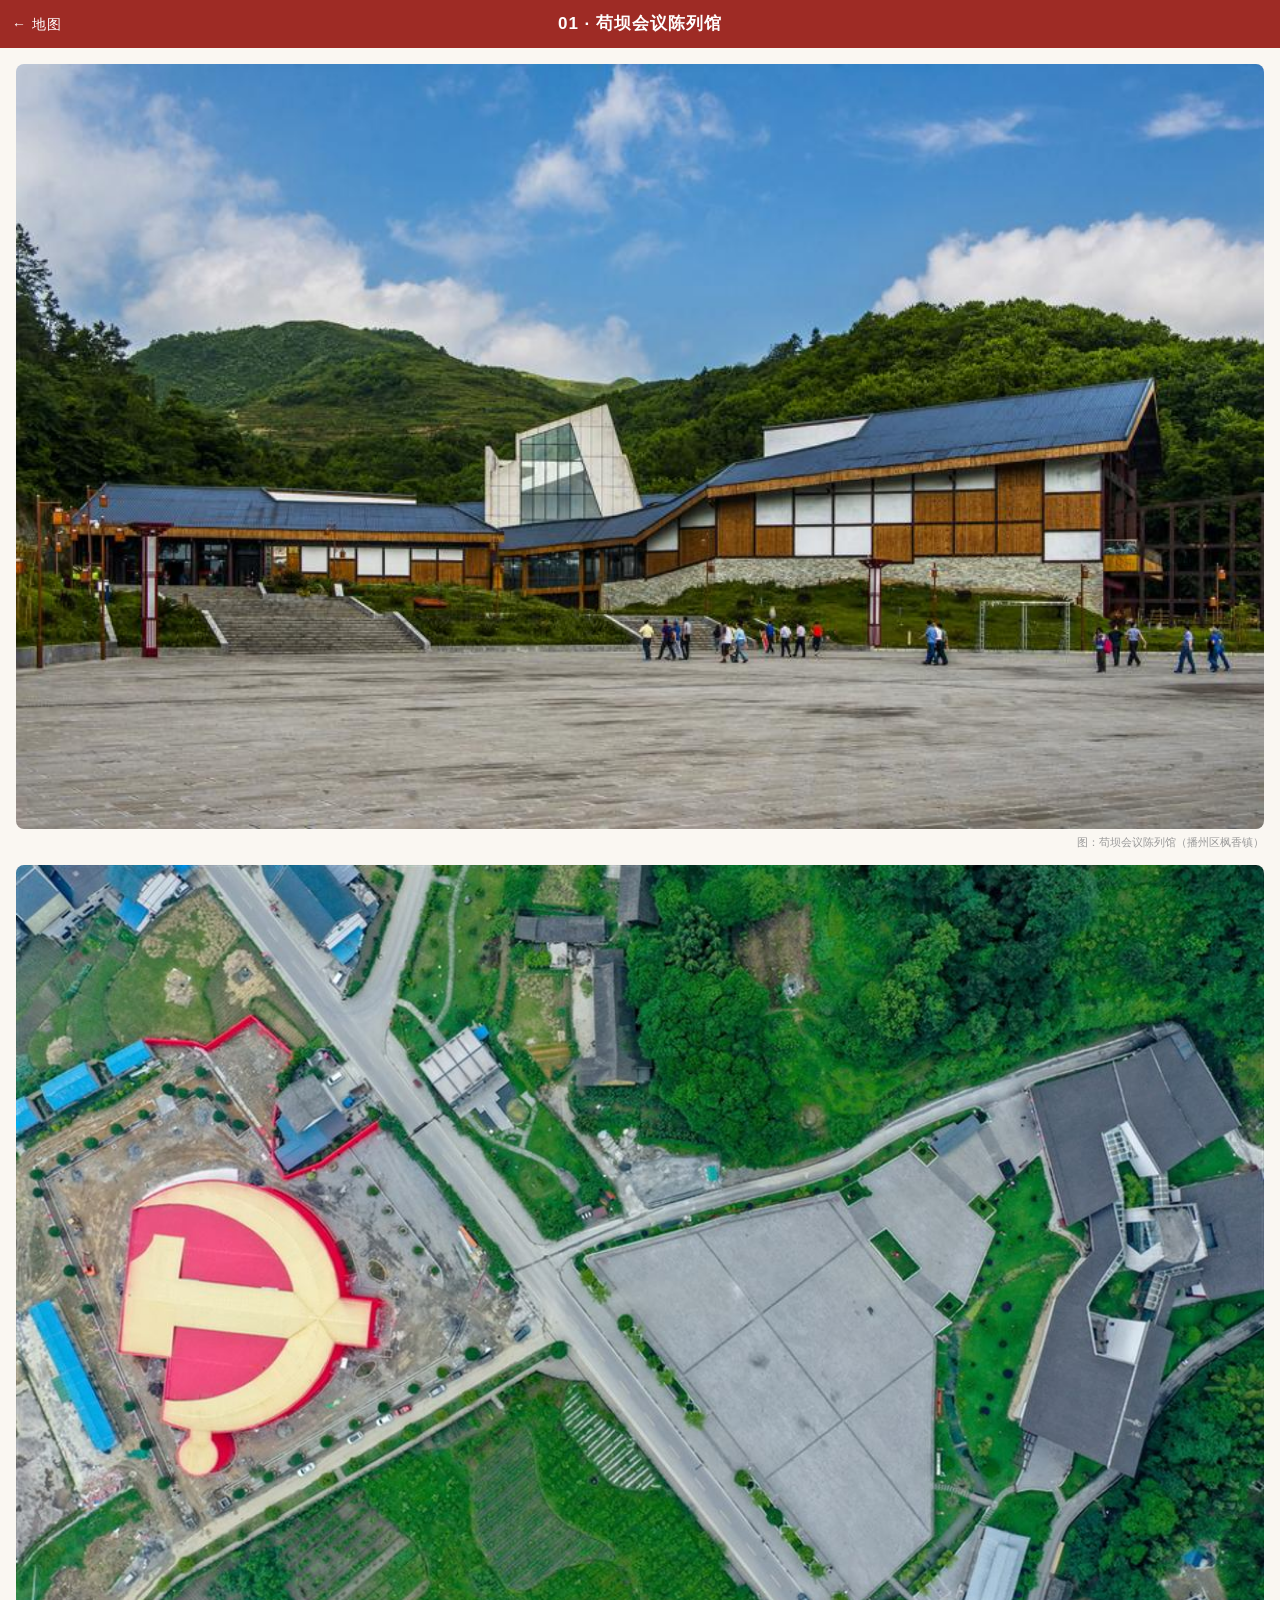
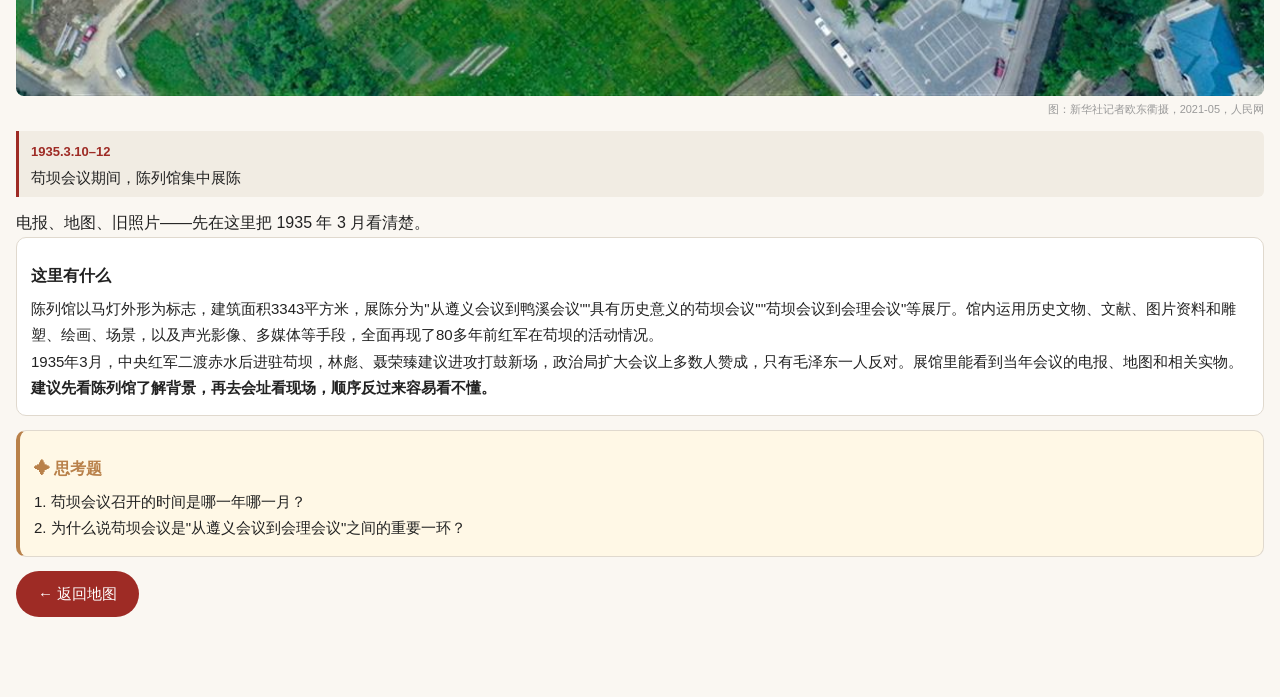
<file: point-01.html>
<!doctype html>
<html lang="zh-CN">
<head>
<meta charset="utf-8">
<meta name="viewport" content="width=device-width,initial-scale=1,maximum-scale=1,user-scalable=no">
<title>01 · 苟坝会议陈列馆</title>
<link rel="stylesheet" href="css/style.css">
</head>
<body>
<div class="topbar"><a class="back" href="line-red.html">← 地图</a>01 · 苟坝会议陈列馆</div>
<div class="page">
  <img class="poi-img" src="assets/points/point-01.jpg" alt="苟坝会议陈列馆外观">
  <div class="img-src">图：苟坝会议陈列馆（播州区枫香镇）</div>
  <img class="poi-img" src="assets/points/point-01-b.jpg" alt="陈列馆航拍，左侧党旗雕塑" style="margin-top:12px;">
  <div class="img-src">图：新华社记者欧东衢摄，2021-05，人民网</div>
  <div class="poi-time">
    <span class="when">1935.3.10–12</span>
    <span class="what">苟坝会议期间，陈列馆集中展陈</span>
  </div>
  <p class="lead">电报、地图、旧照片——先在这里把 1935 年 3 月看清楚。</p>
  <div class="card">
    <h3>这里有什么</h3>
    <p>陈列馆以马灯外形为标志，建筑面积3343平方米，展陈分为"从遵义会议到鸭溪会议""具有历史意义的苟坝会议""苟坝会议到会理会议"等展厅。馆内运用历史文物、文献、图片资料和雕塑、绘画、场景，以及声光影像、多媒体等手段，全面再现了80多年前红军在苟坝的活动情况。</p>
    <p>1935年3月，中央红军二渡赤水后进驻苟坝，林彪、聂荣臻建议进攻打鼓新场，政治局扩大会议上多数人赞成，只有毛泽东一人反对。展馆里能看到当年会议的电报、地图和相关实物。</p>
    <p><b>建议先看陈列馆了解背景，再去会址看现场，顺序反过来容易看不懂。</b></p>
  </div>
  <div class="card" style="background:#fff8e6;border-left:4px solid var(--tan);">
    <h3 style="color:var(--tan);">✦ 思考题</h3>
    <p>1. 苟坝会议召开的时间是哪一年哪一月？</p>
    <p>2. 为什么说苟坝会议是"从遵义会议到会理会议"之间的重要一环？</p>
  </div>
  <a class="btn-red" href="line-red.html">← 返回地图</a>
</div>
</body>
</html>
</file>
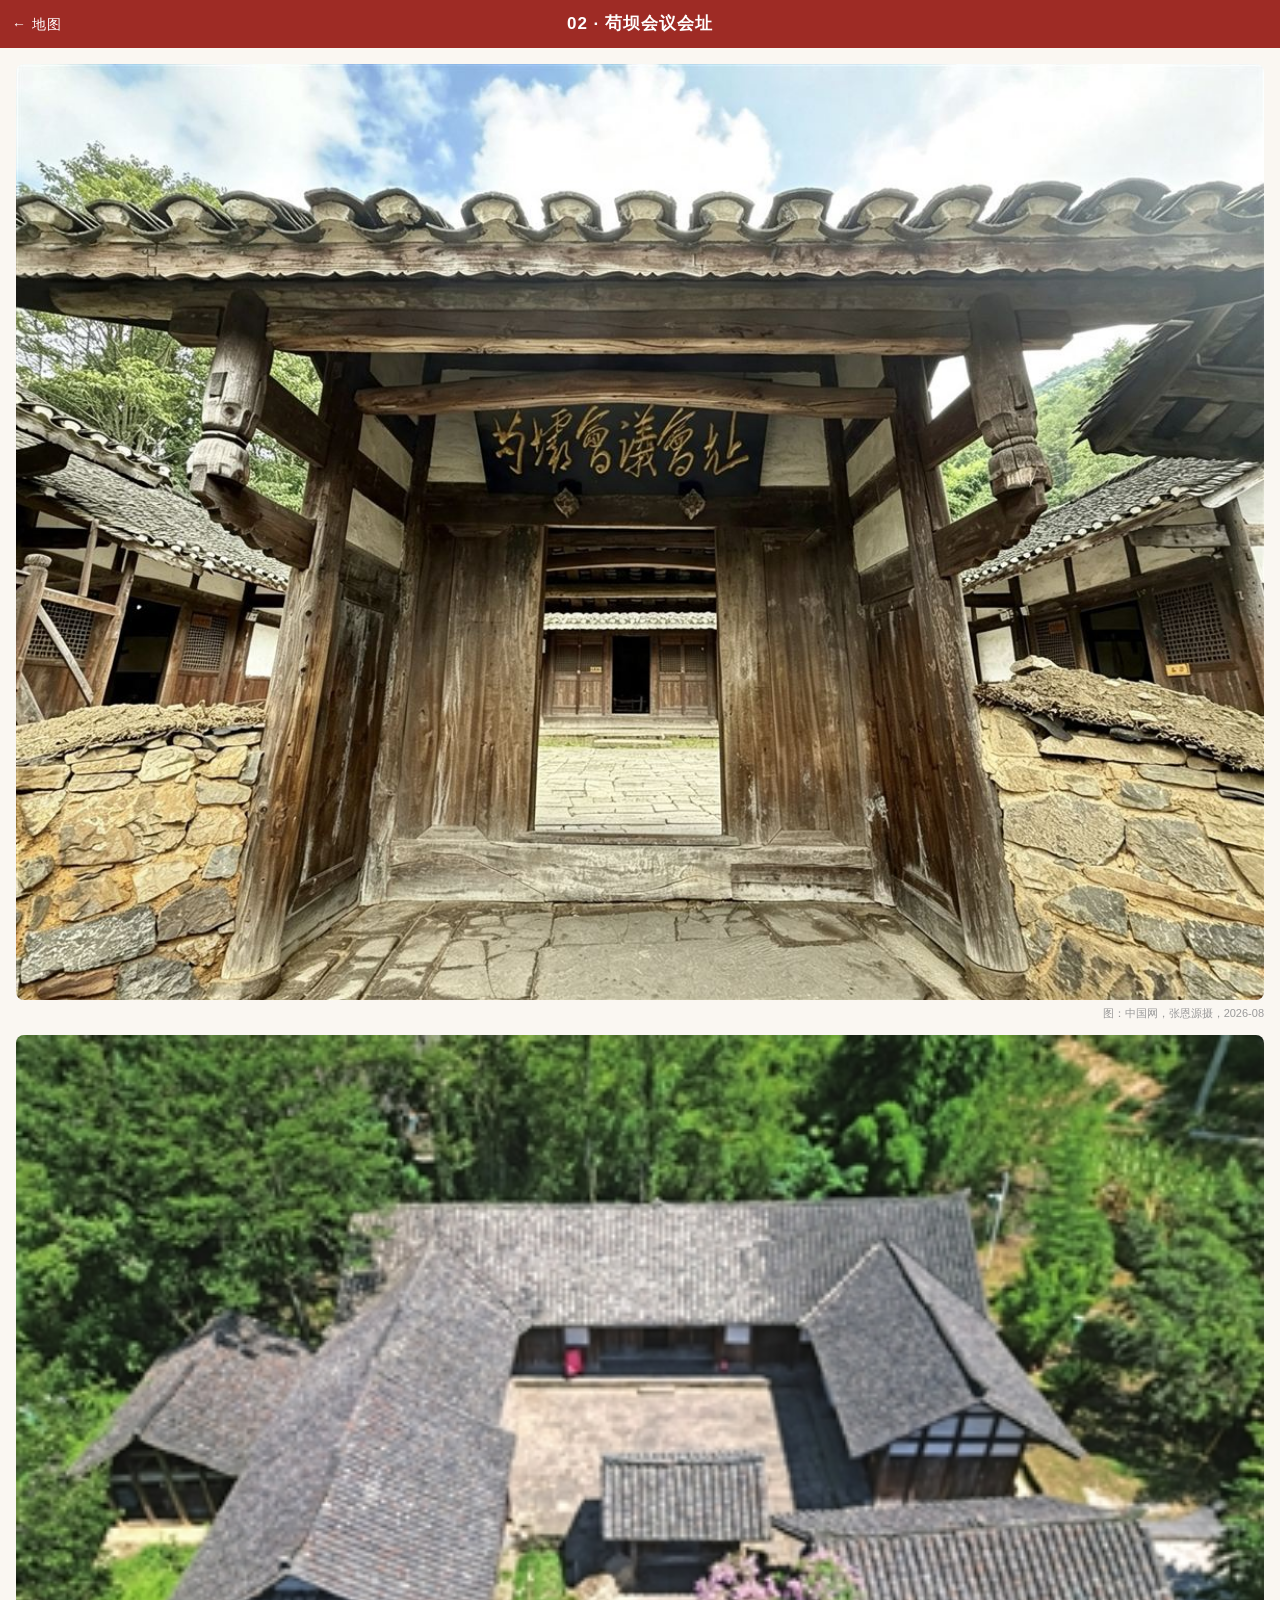
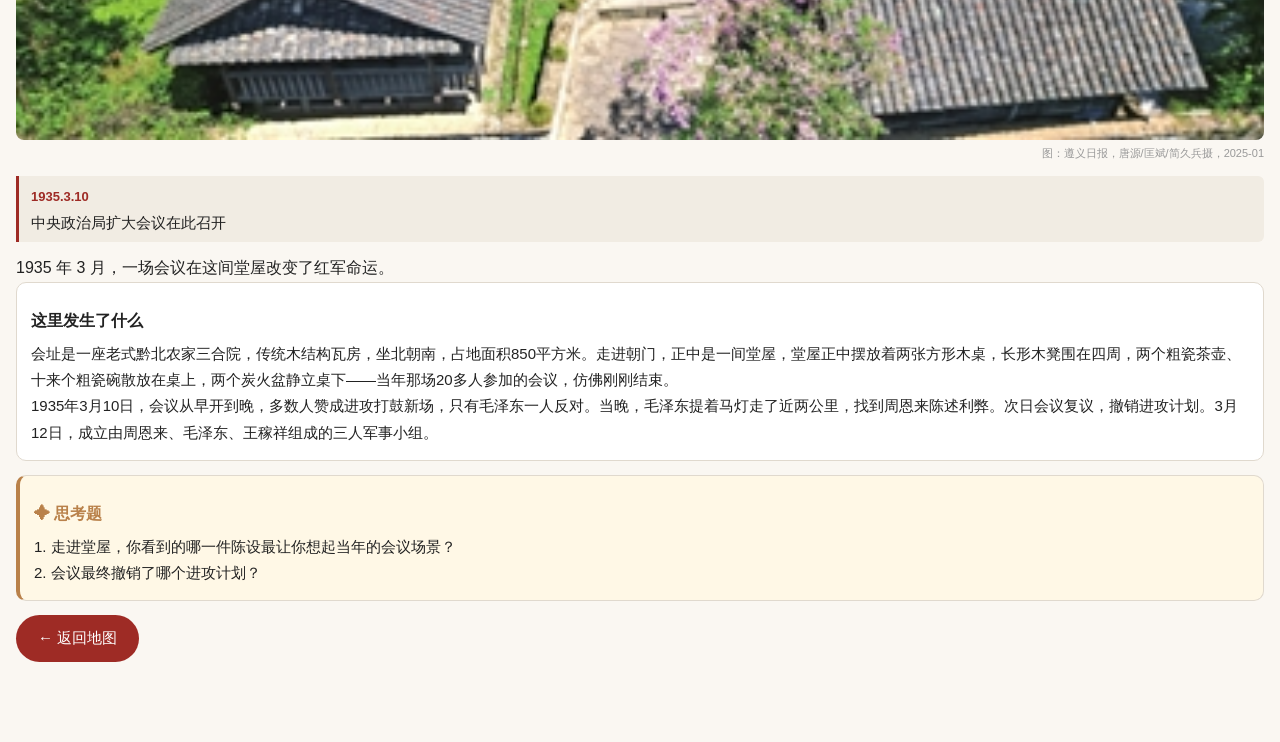
<file: point-02.html>
<!doctype html>
<html lang="zh-CN">
<head>
<meta charset="utf-8">
<meta name="viewport" content="width=device-width,initial-scale=1,maximum-scale=1,user-scalable=no">
<title>02 · 苟坝会议会址</title>
<link rel="stylesheet" href="css/style.css">
</head>
<body>
<div class="topbar"><a class="back" href="line-red.html">← 地图</a>02 · 苟坝会议会址</div>
<div class="page">
  <img class="poi-img" src="assets/points/point-02.jpg" alt="苟坝会议会址朝门">
  <div class="img-src">图：中国网，张恩源摄，2026-08</div>
  <img class="poi-img" src="assets/points/point-02-b.jpg" alt="会址三合院航拍" style="margin-top:12px;">
  <div class="img-src">图：遵义日报，唐源/匡斌/简久兵摄，2025-01</div>
  <div class="poi-time">
    <span class="when">1935.3.10</span>
    <span class="what">中央政治局扩大会议在此召开</span>
  </div>
  <p class="lead">1935 年 3 月，一场会议在这间堂屋改变了红军命运。</p>
  <div class="card">
    <h3>这里发生了什么</h3>
    <p>会址是一座老式黔北农家三合院，传统木结构瓦房，坐北朝南，占地面积850平方米。走进朝门，正中是一间堂屋，堂屋正中摆放着两张方形木桌，长形木凳围在四周，两个粗瓷茶壶、十来个粗瓷碗散放在桌上，两个炭火盆静立桌下——当年那场20多人参加的会议，仿佛刚刚结束。</p>
    <p>1935年3月10日，会议从早开到晚，多数人赞成进攻打鼓新场，只有毛泽东一人反对。当晚，毛泽东提着马灯走了近两公里，找到周恩来陈述利弊。次日会议复议，撤销进攻计划。3月12日，成立由周恩来、毛泽东、王稼祥组成的三人军事小组。</p>
  </div>
  <div class="card" style="background:#fff8e6;border-left:4px solid var(--tan);">
    <h3 style="color:var(--tan);">✦ 思考题</h3>
    <p>1. 走进堂屋，你看到的哪一件陈设最让你想起当年的会议场景？</p>
    <p>2. 会议最终撤销了哪个进攻计划？</p>
  </div>
  <a class="btn-red" href="line-red.html">← 返回地图</a>
</div>
</body>
</html>
</file>
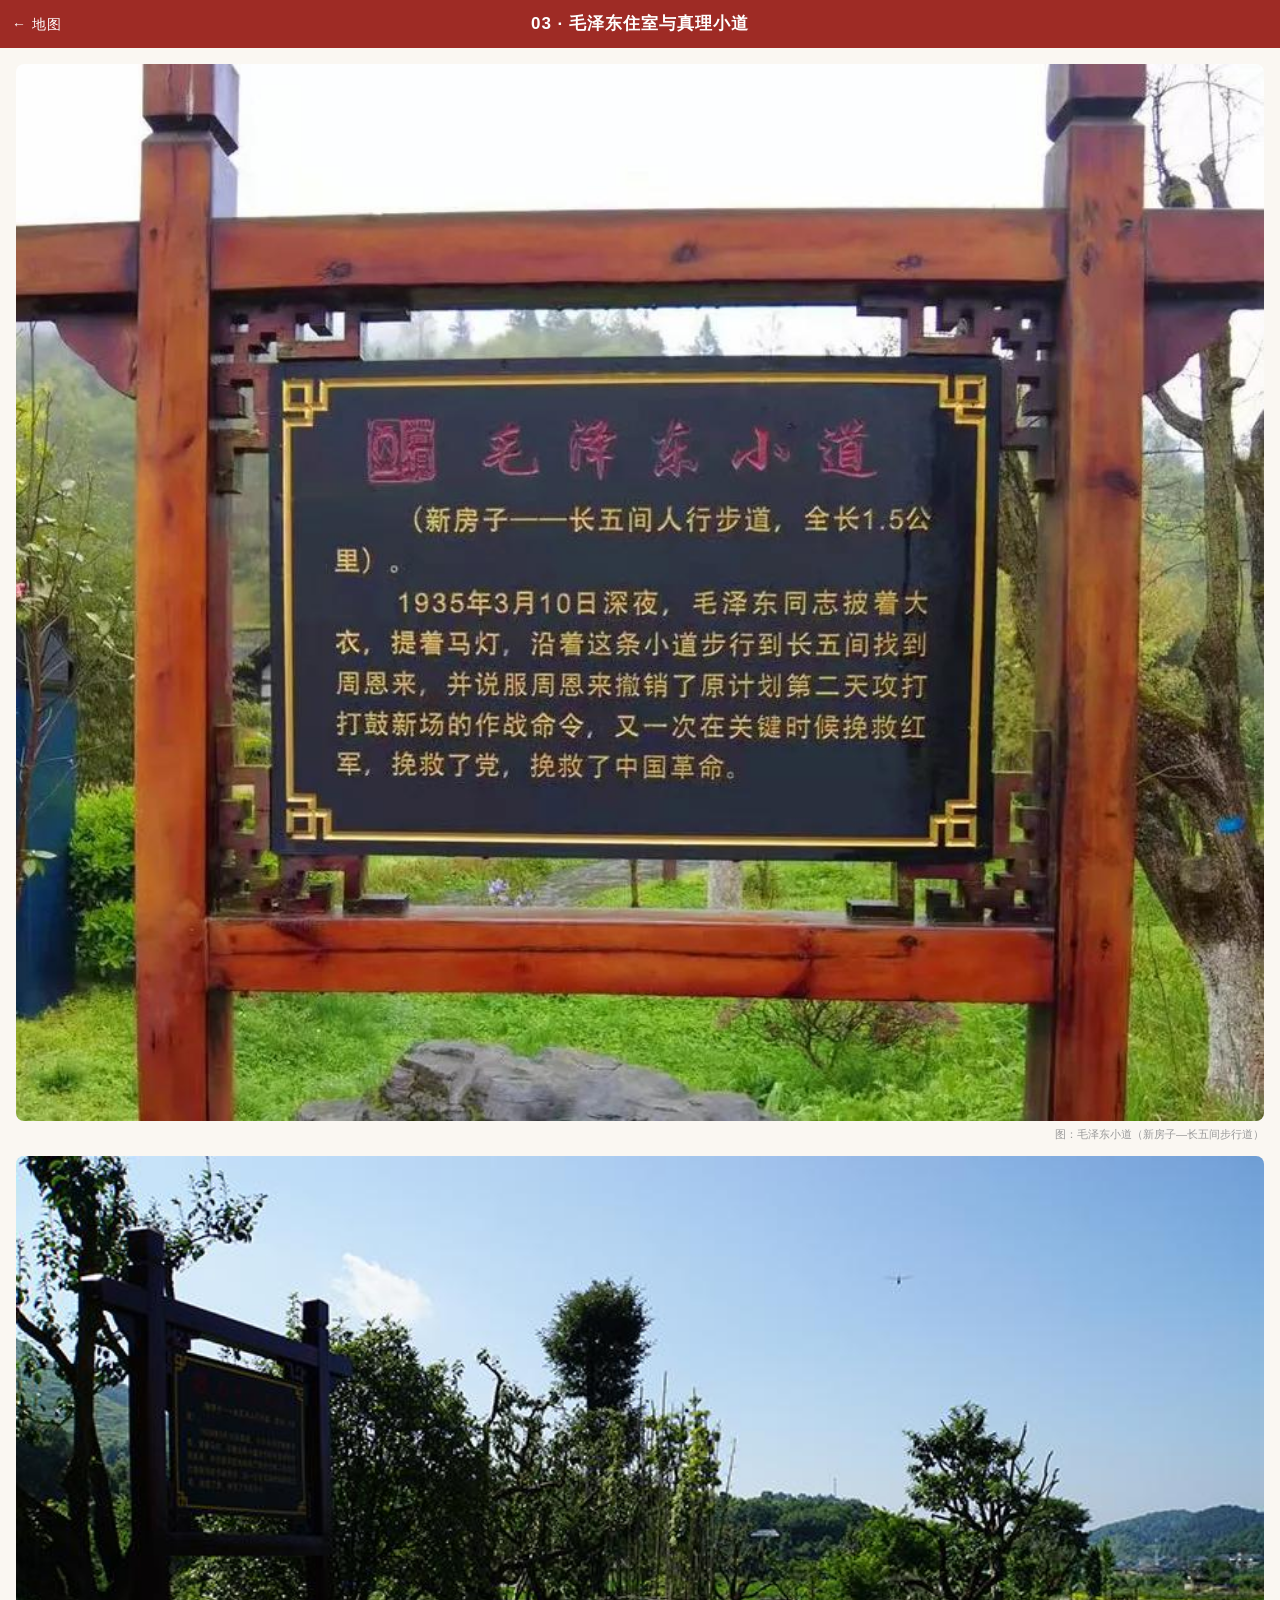
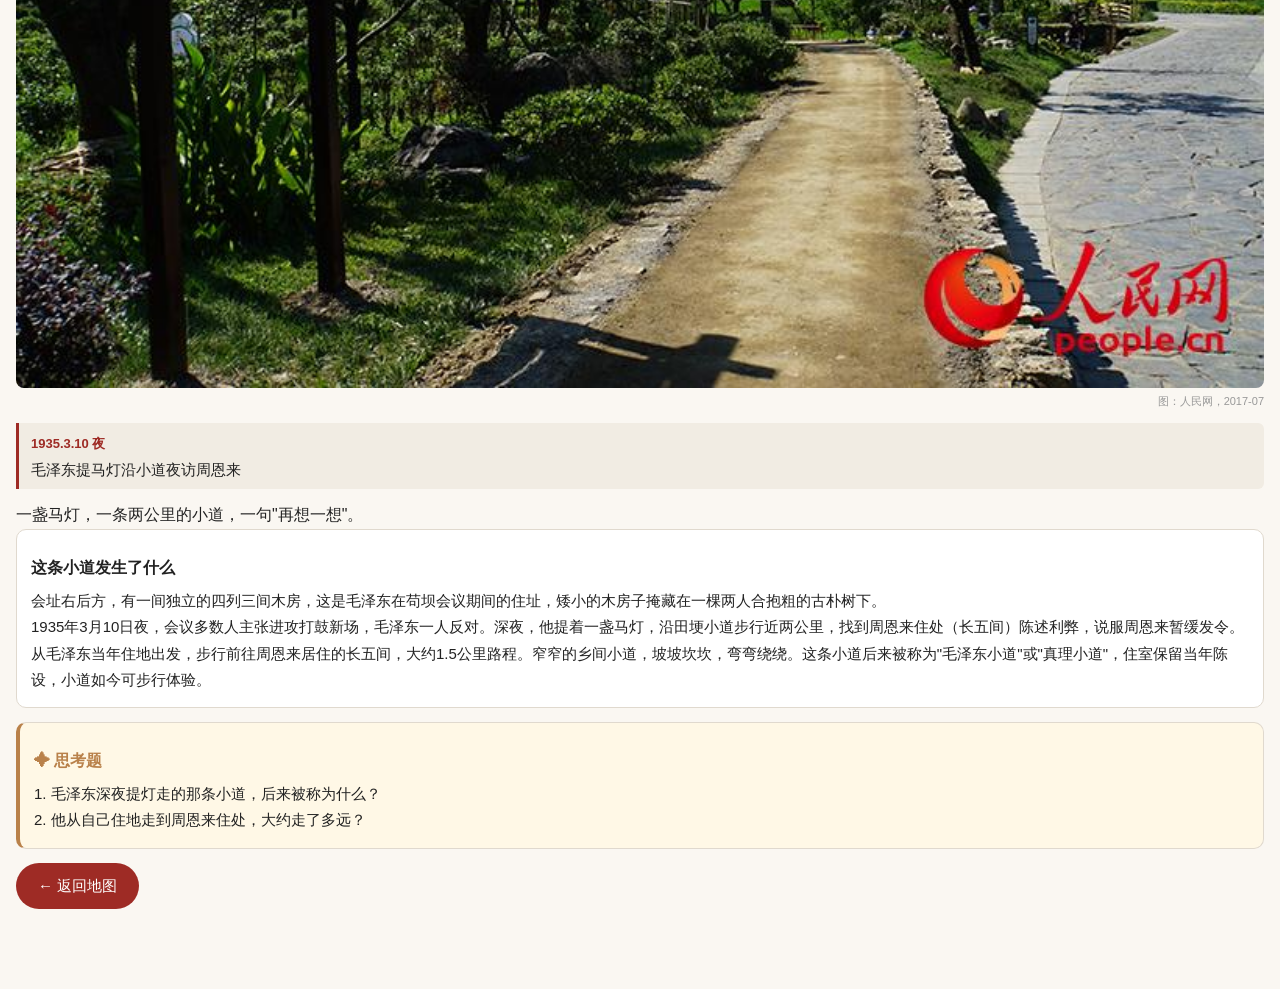
<file: point-03.html>
<!doctype html>
<html lang="zh-CN">
<head>
<meta charset="utf-8">
<meta name="viewport" content="width=device-width,initial-scale=1,maximum-scale=1,user-scalable=no">
<title>03 · 毛泽东住室与真理小道</title>
<link rel="stylesheet" href="css/style.css">
</head>
<body>
<div class="topbar"><a class="back" href="line-red.html">← 地图</a>03 · 毛泽东住室与真理小道</div>
<div class="page">
  <img class="poi-img" src="assets/points/point-03.jpg" alt="毛泽东小道介绍碑">
  <div class="img-src">图：毛泽东小道（新房子—长五间步行道）</div>
  <img class="poi-img" src="assets/points/point-03-b.jpg" alt="真理小道步行道" style="margin-top:12px;">
  <div class="img-src">图：人民网，2017-07</div>
  <div class="poi-time">
    <span class="when">1935.3.10 夜</span>
    <span class="what">毛泽东提马灯沿小道夜访周恩来</span>
  </div>
  <p class="lead">一盏马灯，一条两公里的小道，一句"再想一想"。</p>
  <div class="card">
    <h3>这条小道发生了什么</h3>
    <p>会址右后方，有一间独立的四列三间木房，这是毛泽东在苟坝会议期间的住址，矮小的木房子掩藏在一棵两人合抱粗的古朴树下。</p>
    <p>1935年3月10日夜，会议多数人主张进攻打鼓新场，毛泽东一人反对。深夜，他提着一盏马灯，沿田埂小道步行近两公里，找到周恩来住处（长五间）陈述利弊，说服周恩来暂缓发令。</p>
    <p>从毛泽东当年住地出发，步行前往周恩来居住的长五间，大约1.5公里路程。窄窄的乡间小道，坡坡坎坎，弯弯绕绕。这条小道后来被称为"毛泽东小道"或"真理小道"，住室保留当年陈设，小道如今可步行体验。</p>
  </div>
  <div class="card" style="background:#fff8e6;border-left:4px solid var(--tan);">
    <h3 style="color:var(--tan);">✦ 思考题</h3>
    <p>1. 毛泽东深夜提灯走的那条小道，后来被称为什么？</p>
    <p>2. 他从自己住地走到周恩来住处，大约走了多远？</p>
  </div>
  <a class="btn-red" href="line-red.html">← 返回地图</a>
</div>
</body>
</html>
</file>
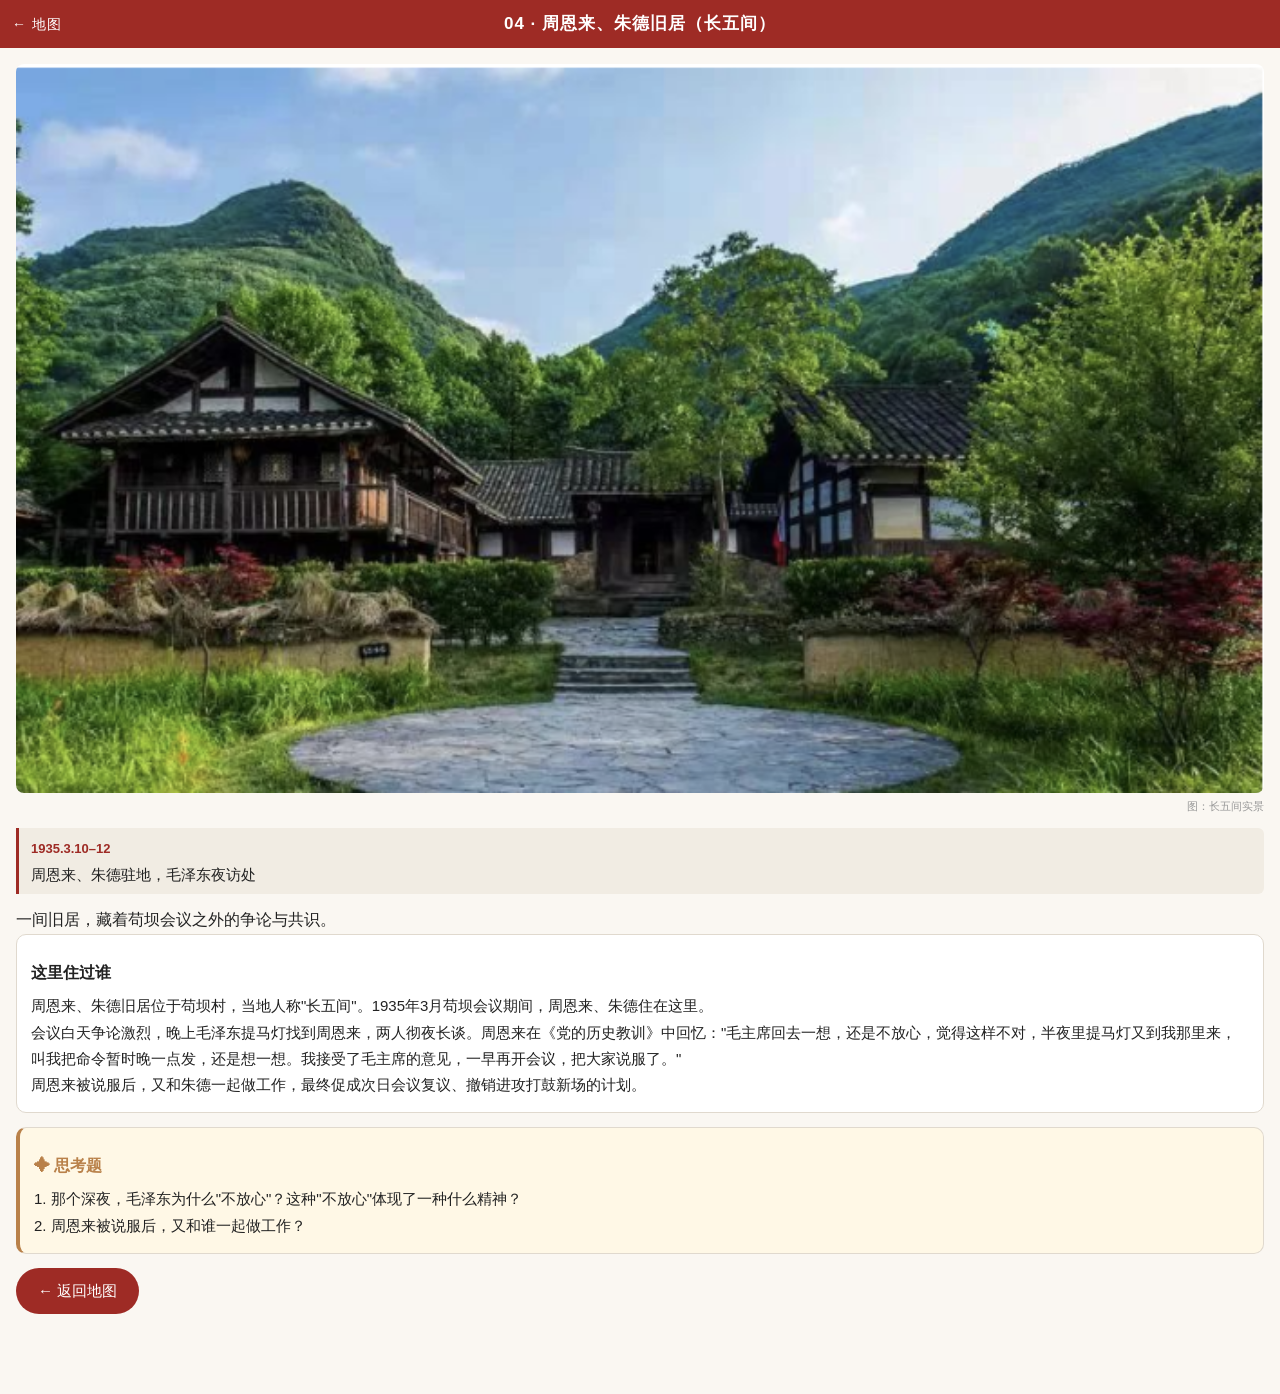
<file: point-04.html>
<!doctype html>
<html lang="zh-CN">
<head>
<meta charset="utf-8">
<meta name="viewport" content="width=device-width,initial-scale=1,maximum-scale=1,user-scalable=no">
<title>04 · 周恩来、朱德旧居</title>
<link rel="stylesheet" href="css/style.css">
</head>
<body>
<div class="topbar"><a class="back" href="line-red.html">← 地图</a>04 · 周恩来、朱德旧居（长五间）</div>
<div class="page">
  <img class="poi-img" src="assets/points/point-04.jpg" alt="长五间（周恩来、朱德旧居）">
  <div class="img-src">图：长五间实景</div>
  <div class="poi-time">
    <span class="when">1935.3.10–12</span>
    <span class="what">周恩来、朱德驻地，毛泽东夜访处</span>
  </div>
  <p class="lead">一间旧居，藏着苟坝会议之外的争论与共识。</p>
  <div class="card">
    <h3>这里住过谁</h3>
    <p>周恩来、朱德旧居位于苟坝村，当地人称"长五间"。1935年3月苟坝会议期间，周恩来、朱德住在这里。</p>
    <p>会议白天争论激烈，晚上毛泽东提马灯找到周恩来，两人彻夜长谈。周恩来在《党的历史教训》中回忆："毛主席回去一想，还是不放心，觉得这样不对，半夜里提马灯又到我那里来，叫我把命令暂时晚一点发，还是想一想。我接受了毛主席的意见，一早再开会议，把大家说服了。"</p>
    <p>周恩来被说服后，又和朱德一起做工作，最终促成次日会议复议、撤销进攻打鼓新场的计划。</p>
  </div>
  <div class="card" style="background:#fff8e6;border-left:4px solid var(--tan);">
    <h3 style="color:var(--tan);">✦ 思考题</h3>
    <p>1. 那个深夜，毛泽东为什么"不放心"？这种"不放心"体现了一种什么精神？</p>
    <p>2. 周恩来被说服后，又和谁一起做工作？</p>
  </div>
  <a class="btn-red" href="line-red.html">← 返回地图</a>
</div>
</body>
</html>
</file>
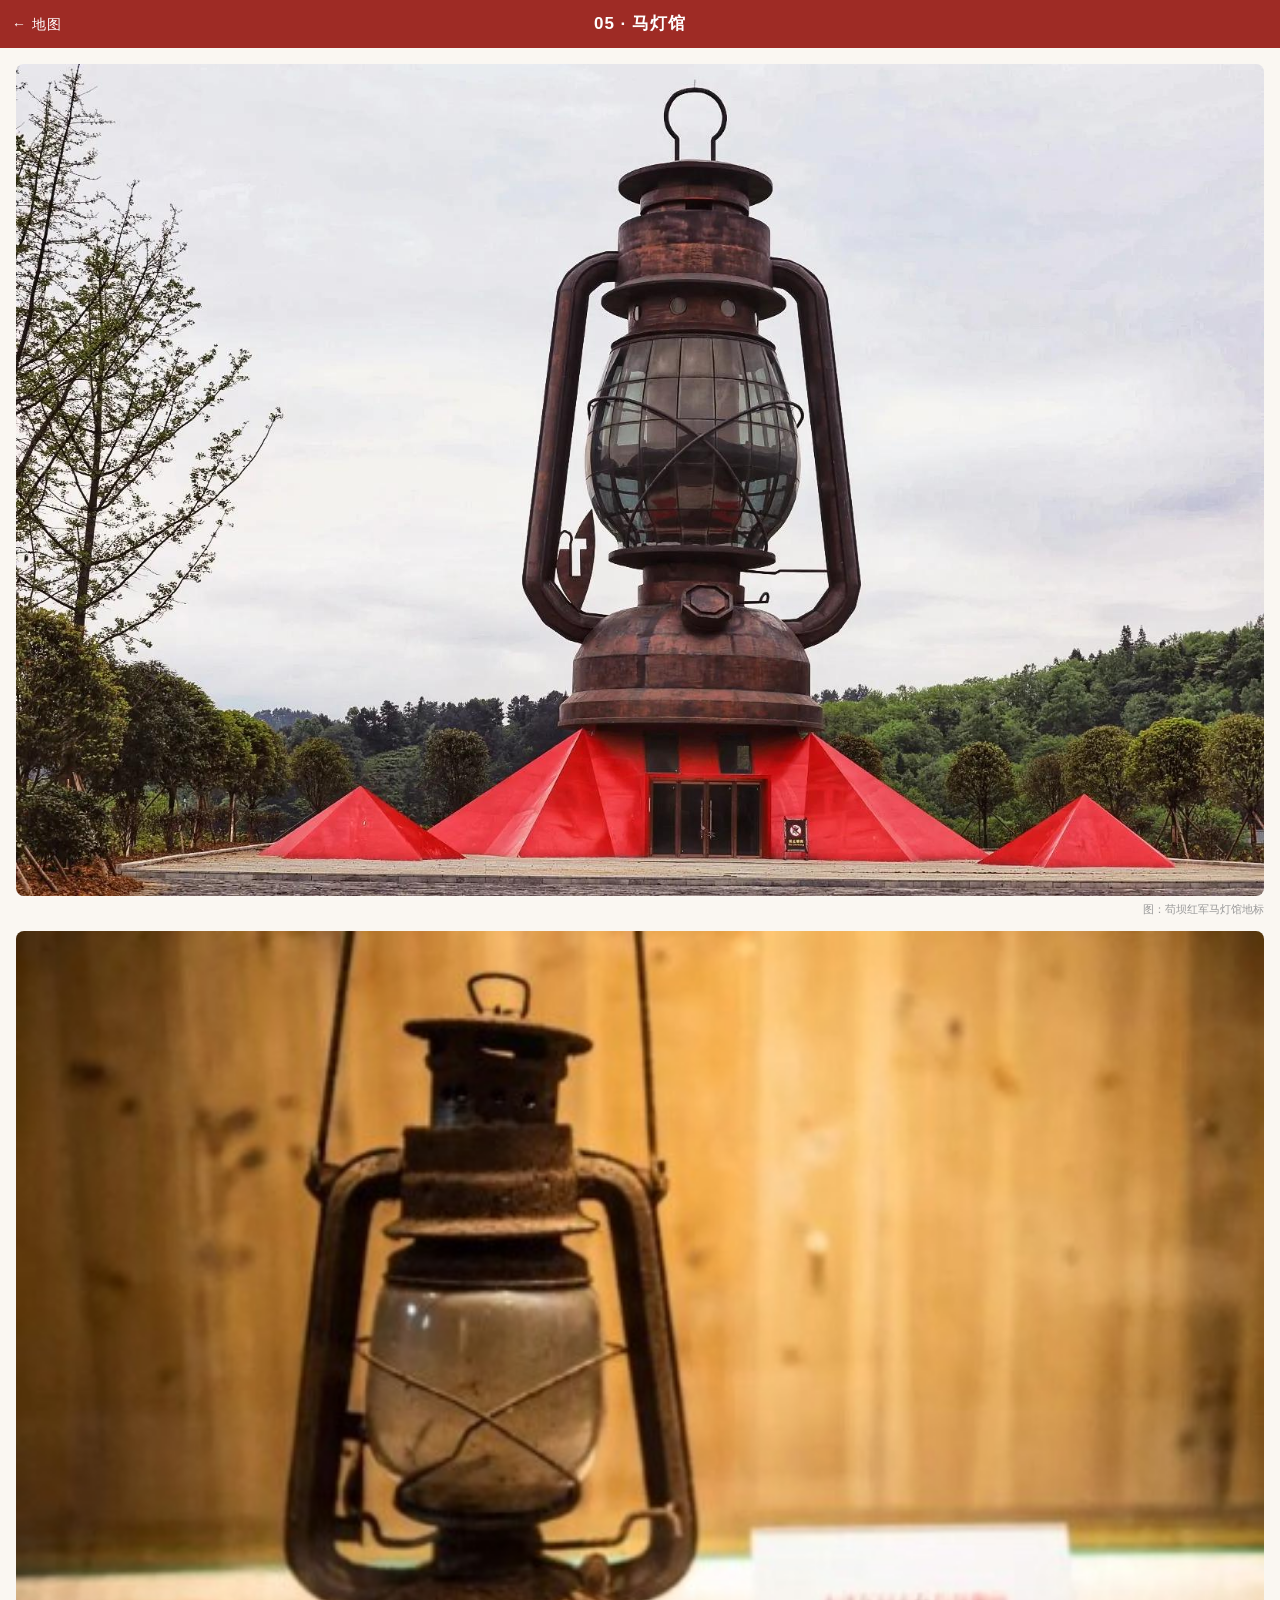
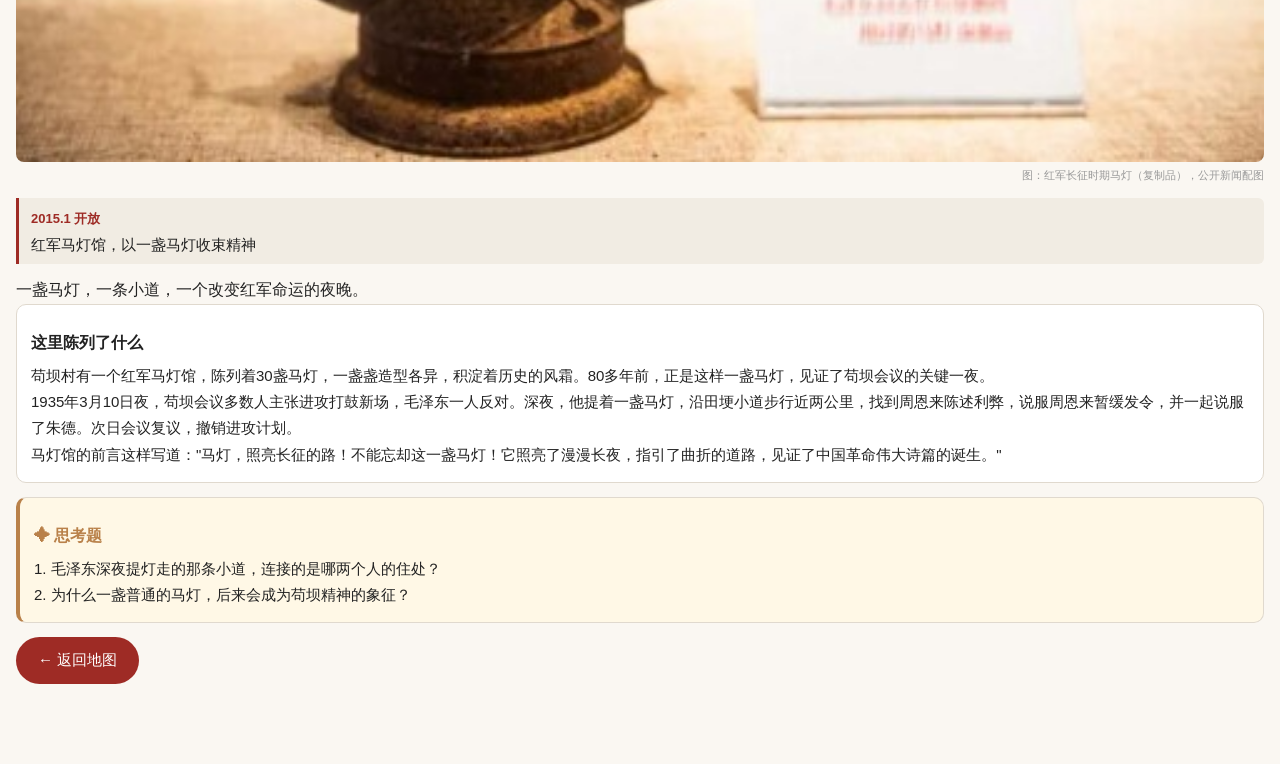
<file: point-05.html>
<!doctype html>
<html lang="zh-CN">
<head>
<meta charset="utf-8">
<meta name="viewport" content="width=device-width,initial-scale=1,maximum-scale=1,user-scalable=no">
<title>05 · 马灯馆</title>
<link rel="stylesheet" href="css/style.css">
</head>
<body>
<div class="topbar"><a class="back" href="line-red.html">← 地图</a>05 · 马灯馆</div>
<div class="page">
  <img class="poi-img" src="assets/points/point-05.jpg" alt="苟坝红军马灯雕塑">
  <div class="img-src">图：苟坝红军马灯馆地标</div>
  <img class="poi-img" src="assets/points/point-05-b.jpg" alt="毛泽东在苟坝用过的马灯（复制品）" style="margin-top:12px;">
  <div class="img-src">图：红军长征时期马灯（复制品），公开新闻配图</div>
  <div class="poi-time">
    <span class="when">2015.1 开放</span>
    <span class="what">红军马灯馆，以一盏马灯收束精神</span>
  </div>
  <p class="lead">一盏马灯，一条小道，一个改变红军命运的夜晚。</p>
  <div class="card">
    <h3>这里陈列了什么</h3>
    <p>苟坝村有一个红军马灯馆，陈列着30盏马灯，一盏盏造型各异，积淀着历史的风霜。80多年前，正是这样一盏马灯，见证了苟坝会议的关键一夜。</p>
    <p>1935年3月10日夜，苟坝会议多数人主张进攻打鼓新场，毛泽东一人反对。深夜，他提着一盏马灯，沿田埂小道步行近两公里，找到周恩来陈述利弊，说服周恩来暂缓发令，并一起说服了朱德。次日会议复议，撤销进攻计划。</p>
    <p>马灯馆的前言这样写道："马灯，照亮长征的路！不能忘却这一盏马灯！它照亮了漫漫长夜，指引了曲折的道路，见证了中国革命伟大诗篇的诞生。"</p>
  </div>
  <div class="card" style="background:#fff8e6;border-left:4px solid var(--tan);">
    <h3 style="color:var(--tan);">✦ 思考题</h3>
    <p>1. 毛泽东深夜提灯走的那条小道，连接的是哪两个人的住处？</p>
    <p>2. 为什么一盏普通的马灯，后来会成为苟坝精神的象征？</p>
  </div>
  <a class="btn-red" href="line-red.html">← 返回地图</a>
</div>
</body>
</html>
</file>
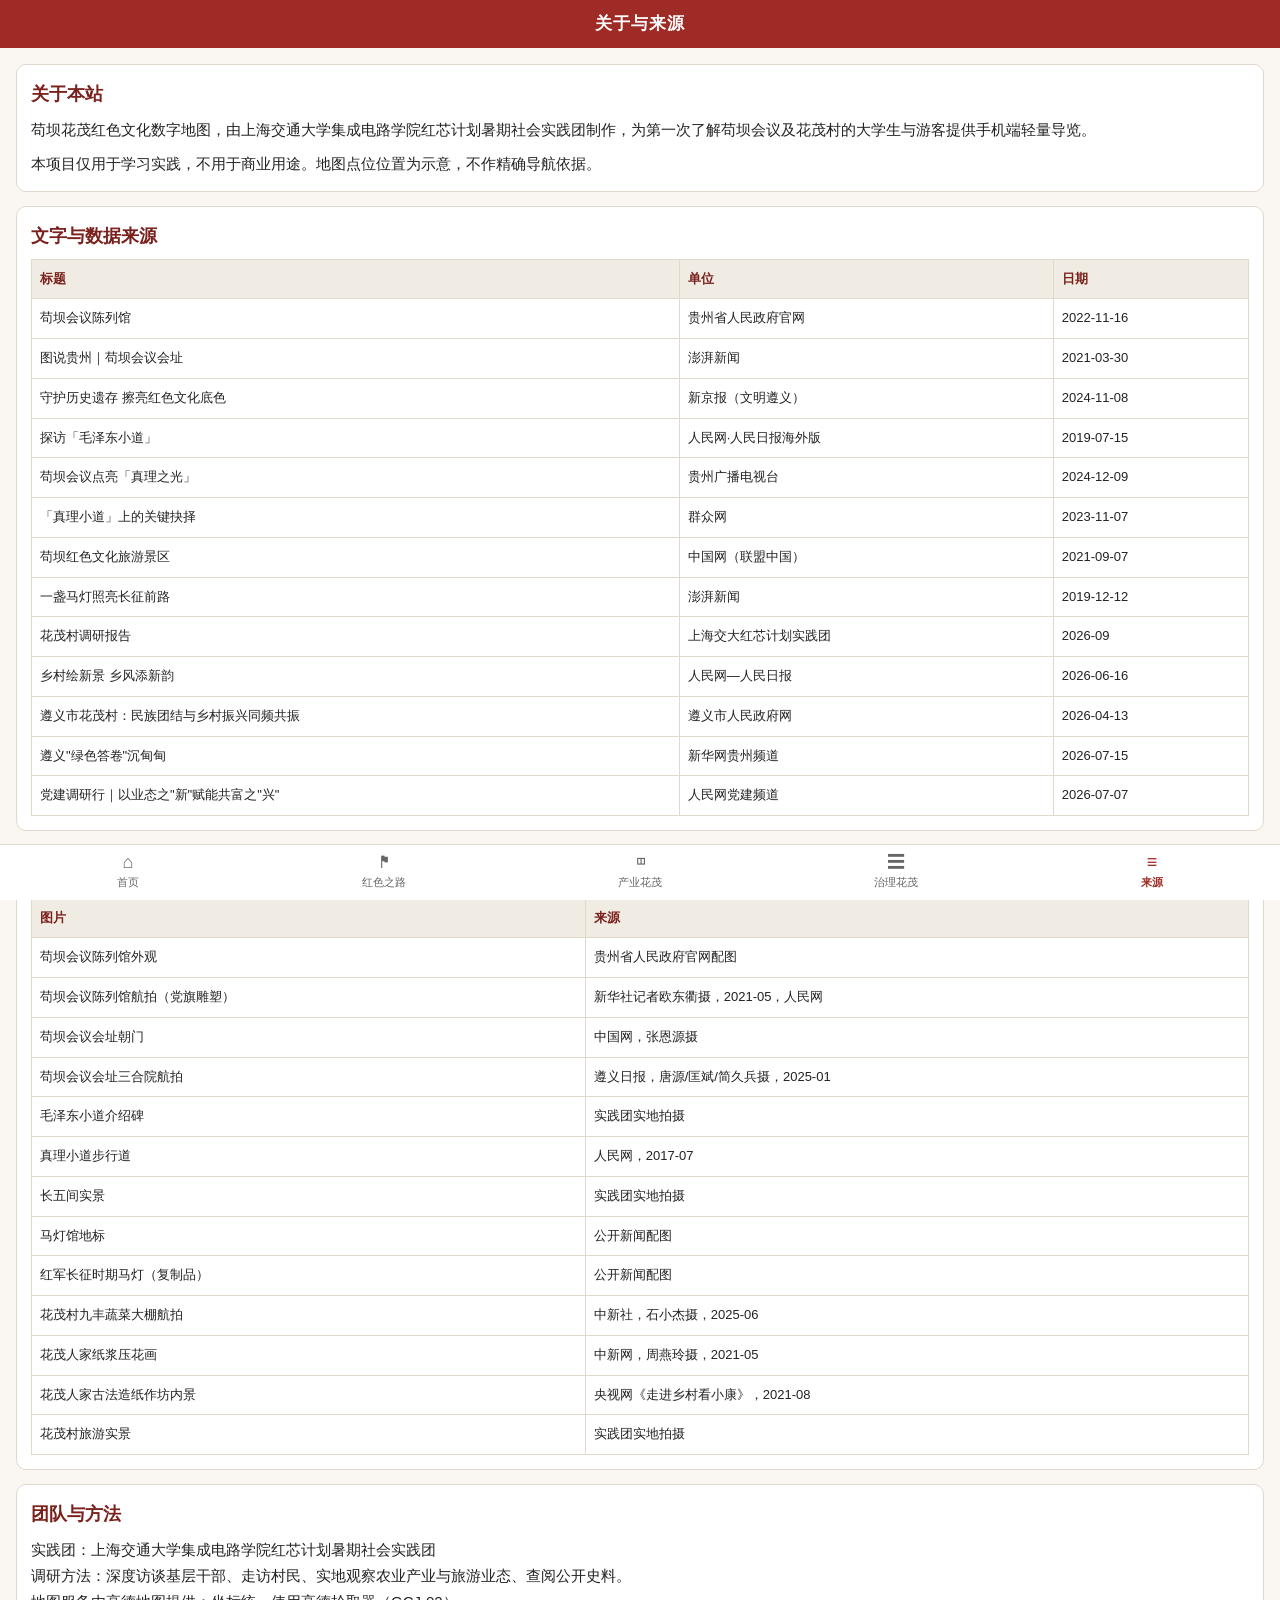
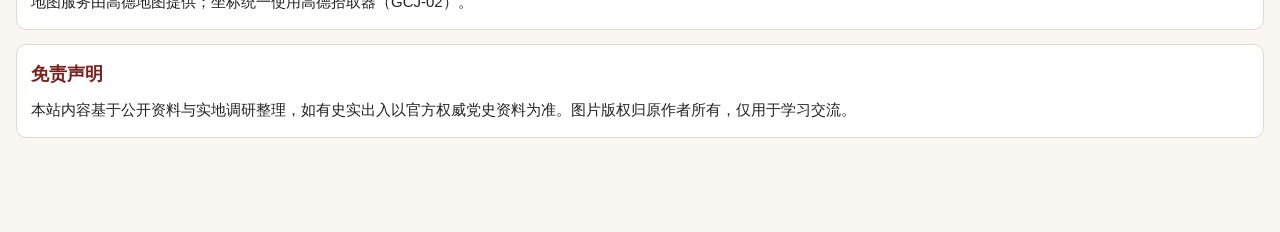
<file: sources.html>
<!doctype html>
<html lang="zh-CN">
<head>
<meta charset="utf-8">
<meta name="viewport" content="width=device-width,initial-scale=1,maximum-scale=1,user-scalable=no">
<title>关于与来源</title>
<link rel="stylesheet" href="css/style.css">
</head>
<body>
<div class="topbar">关于与来源</div>
<div class="page">
  <div class="card">
    <h2>关于本站</h2>
    <p>苟坝花茂红色文化数字地图，由上海交通大学集成电路学院红芯计划暑期社会实践团制作，为第一次了解苟坝会议及花茂村的大学生与游客提供手机端轻量导览。</p>
    <p class="muted" style="margin-top:8px;">本项目仅用于学习实践，不用于商业用途。地图点位位置为示意，不作精确导航依据。</p>
  </div>

  <div class="card">
    <h2>文字与数据来源</h2>
    <table>
      <thead><tr><th>标题</th><th>单位</th><th>日期</th></tr></thead>
      <tbody>
        <tr><td>苟坝会议陈列馆</td><td>贵州省人民政府官网</td><td>2022-11-16</td></tr>
        <tr><td>图说贵州｜苟坝会议会址</td><td>澎湃新闻</td><td>2021-03-30</td></tr>
        <tr><td>守护历史遗存 擦亮红色文化底色</td><td>新京报（文明遵义）</td><td>2024-11-08</td></tr>
        <tr><td>探访「毛泽东小道」</td><td>人民网·人民日报海外版</td><td>2019-07-15</td></tr>
        <tr><td>苟坝会议点亮「真理之光」</td><td>贵州广播电视台</td><td>2024-12-09</td></tr>
        <tr><td>「真理小道」上的关键抉择</td><td>群众网</td><td>2023-11-07</td></tr>
        <tr><td>苟坝红色文化旅游景区</td><td>中国网（联盟中国）</td><td>2021-09-07</td></tr>
        <tr><td>一盏马灯照亮长征前路</td><td>澎湃新闻</td><td>2019-12-12</td></tr>
        <tr><td>花茂村调研报告</td><td>上海交大红芯计划实践团</td><td>2026-09</td></tr>
        <tr><td>乡村绘新景 乡风添新韵</td><td>人民网—人民日报</td><td>2026-06-16</td></tr>
        <tr><td>遵义市花茂村：民族团结与乡村振兴同频共振</td><td>遵义市人民政府网</td><td>2026-04-13</td></tr>
        <tr><td>遵义"绿色答卷"沉甸甸</td><td>新华网贵州频道</td><td>2026-07-15</td></tr>
        <tr><td>党建调研行｜以业态之"新"赋能共富之"兴"</td><td>人民网党建频道</td><td>2026-07-07</td></tr>
      </tbody>
    </table>
  </div>

  <div class="card">
    <h2>图片来源</h2>
    <table>
      <thead><tr><th>图片</th><th>来源</th></tr></thead>
      <tbody>
        <tr><td>苟坝会议陈列馆外观</td><td>贵州省人民政府官网配图</td></tr>
        <tr><td>苟坝会议陈列馆航拍（党旗雕塑）</td><td>新华社记者欧东衢摄，2021-05，人民网</td></tr>
        <tr><td>苟坝会议会址朝门</td><td>中国网，张恩源摄</td></tr>
        <tr><td>苟坝会议会址三合院航拍</td><td>遵义日报，唐源/匡斌/简久兵摄，2025-01</td></tr>
        <tr><td>毛泽东小道介绍碑</td><td>实践团实地拍摄</td></tr>
        <tr><td>真理小道步行道</td><td>人民网，2017-07</td></tr>
        <tr><td>长五间实景</td><td>实践团实地拍摄</td></tr>
        <tr><td>马灯馆地标</td><td>公开新闻配图</td></tr>
        <tr><td>红军长征时期马灯（复制品）</td><td>公开新闻配图</td></tr>
        <tr><td>花茂村九丰蔬菜大棚航拍</td><td>中新社，石小杰摄，2025-06</td></tr>
        <tr><td>花茂人家纸浆压花画</td><td>中新网，周燕玲摄，2021-05</td></tr>
        <tr><td>花茂人家古法造纸作坊内景</td><td>央视网《走进乡村看小康》，2021-08</td></tr>
        <tr><td>花茂村旅游实景</td><td>实践团实地拍摄</td></tr>
      </tbody>
    </table>
  </div>

  <div class="card">
    <h2>团队与方法</h2>
    <p>实践团：上海交通大学集成电路学院红芯计划暑期社会实践团</p>
    <p>调研方法：深度访谈基层干部、走访村民、实地观察农业产业与旅游业态、查阅公开史料。</p>
    <p class="muted">地图服务由高德地图提供；坐标统一使用高德拾取器（GCJ-02）。</p>
  </div>

  <div class="card">
    <h2>免责声明</h2>
    <p class="muted">本站内容基于公开资料与实地调研整理，如有史实出入以官方权威党史资料为准。图片版权归原作者所有，仅用于学习交流。</p>
  </div>
</div>

<nav class="tabbar">
  <a href="index.html"><span class="ico">⌂</span>首页</a>
  <a href="line-red.html"><span class="ico">⚑</span>红色之路</a>
  <a href="industry.html"><span class="ico">◫</span>产业花茂</a>
  <a href="governance.html"><span class="ico">☰</span>治理花茂</a>
  <a class="on" href="sources.html"><span class="ico">≡</span>来源</a>
</nav>
</body>
</html>
</file>
<file: css/style.css>
/* ============================================================
   苟坝花茂红色文化数字地图 · 全站样式（9/12 按统一规范）
   规范：米白底 #FAF7F2；砖红 #9E2B25；茶绿 #2E6B4F；陶土 #B9814A
   正文 16px / 行高 1.75；系统字体；不用党建PPT风
   ============================================================ */
:root{
  --red:#9E2B25;
  --red-dark:#7A211E;
  --green:#2E6B4F;
  --tan:#B9814A;
  --ink:#222;
  --muted:#666;
  --line:#e0d9ce;
  --bg:#FAF7F2;
  --bg-soft:#f1ece3;
}
*{box-sizing:border-box;margin:0;padding:0;-webkit-tap-highlight-color:transparent;}
html,body{
  font-size:16px;color:var(--ink);background:var(--bg);
  font-family:-apple-system,BlinkMacSystemFont,"PingFang SC","Microsoft YaHei",sans-serif;
  line-height:1.75;
}
img{max-width:100%;display:block;}
a{color:var(--red);text-decoration:none;}

/* 顶栏 */
.topbar{
  height:48px;background:var(--red);color:#fff;
  display:flex;align-items:center;justify-content:center;
  font-size:17px;font-weight:bold;letter-spacing:1px;
  position:sticky;top:0;z-index:1000;
}
.topbar .back{
  position:absolute;left:12px;color:#fff;font-size:14px;font-weight:normal;
}

/* 底部 tabbar（非地图页使用） */
.tabbar{
  position:fixed;bottom:0;left:0;right:0;height:56px;
  background:#fff;border-top:1px solid var(--line);
  display:flex;z-index:1000;
}
.tabbar a{
  flex:1;display:flex;flex-direction:column;align-items:center;
  justify-content:center;font-size:11px;color:#666;
}
.tabbar a .ico{font-size:18px;line-height:1;margin-bottom:2px;}
.tabbar a.on{color:var(--red);font-weight:bold;}

/* 内容卡片 */
.page{padding:16px 16px 80px;}
.card{
  background:#fff;border:1px solid var(--line);border-radius:10px;
  padding:14px;margin-bottom:14px;
}
.card h2{font-size:18px;margin-bottom:6px;color:var(--red-dark);}
.card h3{font-size:16px;margin:10px 0 6px;}
.card p{font-size:15px;color:var(--ink);}
.muted{color:var(--muted);font-size:13px;}
.placeholder{
  background:var(--bg-soft);border:1px dashed #ccc;color:#999;
  padding:18px;border-radius:8px;font-size:14px;text-align:center;
}
.poi-img{width:100%;border-radius:8px;display:block;}
.img-src{font-size:11px;color:#999;margin-top:4px;text-align:right;}
.poi-time{
  border-left:3px solid var(--red);padding:6px 12px;
  background:var(--bg-soft);margin:12px 0;border-radius:0 6px 6px 0;
}
.poi-time .when{font-size:13px;color:var(--red);font-weight:bold;}
.poi-time .what{font-size:15px;color:var(--ink);display:block;}

/* 主按钮 */
.btn-red{
  display:inline-block;background:var(--red);color:#fff;
  padding:10px 22px;border-radius:24px;font-size:15px;
}
.btn-ghost{
  display:inline-block;background:#fff;color:var(--red);
  border:1px solid var(--red);padding:9px 20px;border-radius:24px;font-size:15px;
}

/* 主页四入口 */
.entry{
  display:block;background:#fff;border:1px solid var(--line);
  border-radius:12px;padding:18px;margin-bottom:12px;
  border-left:5px solid var(--red);
}
.entry h2{font-size:18px;color:var(--red-dark);}
.entry p{font-size:13px;color:var(--muted);margin-top:4px;}

/* 数字看板（产业花茂） */
.kpi-grid{display:grid;grid-template-columns:1fr 1fr;gap:10px;margin:10px 0;}
.kpi{
  background:var(--bg-soft);border-radius:10px;padding:14px;text-align:center;
}
.kpi .num{font-size:26px;font-weight:bold;color:var(--red);}
.kpi .lbl{font-size:12px;color:var(--muted);margin-top:2px;}

/* 标签页 */
.tabs{display:flex;border-bottom:2px solid var(--line);margin-bottom:12px;}
.tabs button{
  flex:1;background:none;border:none;padding:10px 0;font-size:15px;
  color:#666;cursor:pointer;
}
.tabs button.on{color:var(--red);border-bottom:2px solid var(--red);
  font-weight:bold;margin-bottom:-2px;}

/* 问答折叠（治理花茂） */
.faq{border:1px solid var(--line);border-radius:8px;margin-bottom:8px;overflow:hidden;}
.faq summary{
  padding:12px 14px;font-size:15px;font-weight:bold;background:#fff;
  cursor:pointer;list-style:none;
}
.faq summary::before{content:"Q ";color:var(--red);}
.faq .ans{padding:12px 14px;font-size:14px;color:var(--ink);border-top:1px dashed var(--line);}
.faq .ans::before{content:"A ";color:#2e7d32;font-weight:bold;}

/* 来源表格 */
table{width:100%;border-collapse:collapse;font-size:13px;}
th,td{border:1px solid var(--line);padding:8px;text-align:left;vertical-align:top;}
th{background:var(--bg-soft);color:var(--red-dark);}

/* 时间轴（红色之路页下半部分） */
.timeline-panel{
  background:var(--bg);padding:14px 16px 20px;
  border-top:1px solid var(--line);
}
.timeline-panel h3{
  font-size:15px;color:var(--red);margin-bottom:10px;font-weight:bold;
}
.tl-list{list-style:none;padding-left:18px;border-left:2px solid var(--red);}
.tl-list li{margin-bottom:14px;position:relative;}
.tl-list li::before{
  content:"";position:absolute;left:-23px;top:8px;
  width:10px;height:10px;border-radius:50%;
  background:var(--red);border:2px solid var(--bg);
}
.tl-list .when{font-size:13px;color:var(--red);font-weight:bold;}
.tl-list .what{font-size:15px;color:var(--ink);display:block;margin-top:2px;}
.tl-desc{font-size:12px;color:var(--muted);display:block;margin-top:2px;}
.tl-list a{text-decoration:none;color:inherit;display:block;}
.tl-list a:active{opacity:.7;}
.map-note{
  position:absolute;bottom:8px;right:8px;z-index:9;
  background:rgba(255,255,255,.85);font-size:11px;color:#888;
  padding:2px 8px;border-radius:10px;
}

/* 地图页专用 */
#map{position:absolute;top:0;bottom:0;width:100%;}
.map-topbar{
  position:absolute;top:0;left:0;right:0;height:44px;z-index:10;
  background:var(--red);color:#fff;display:flex;align-items:center;
  justify-content:center;font-weight:bold;font-size:16px;
}
.map-home{
  position:absolute;top:50px;left:10px;z-index:10;
  background:#fff;border:1px solid var(--line);border-radius:20px;
  padding:6px 12px;font-size:13px;color:var(--red);
  box-shadow:0 1px 4px rgba(0,0,0,.15);
}

.point-page .lead{font-size:16px;color:var(--red-dark,#7a1f1a);font-weight:500;margin:10px 0;}
</file>
